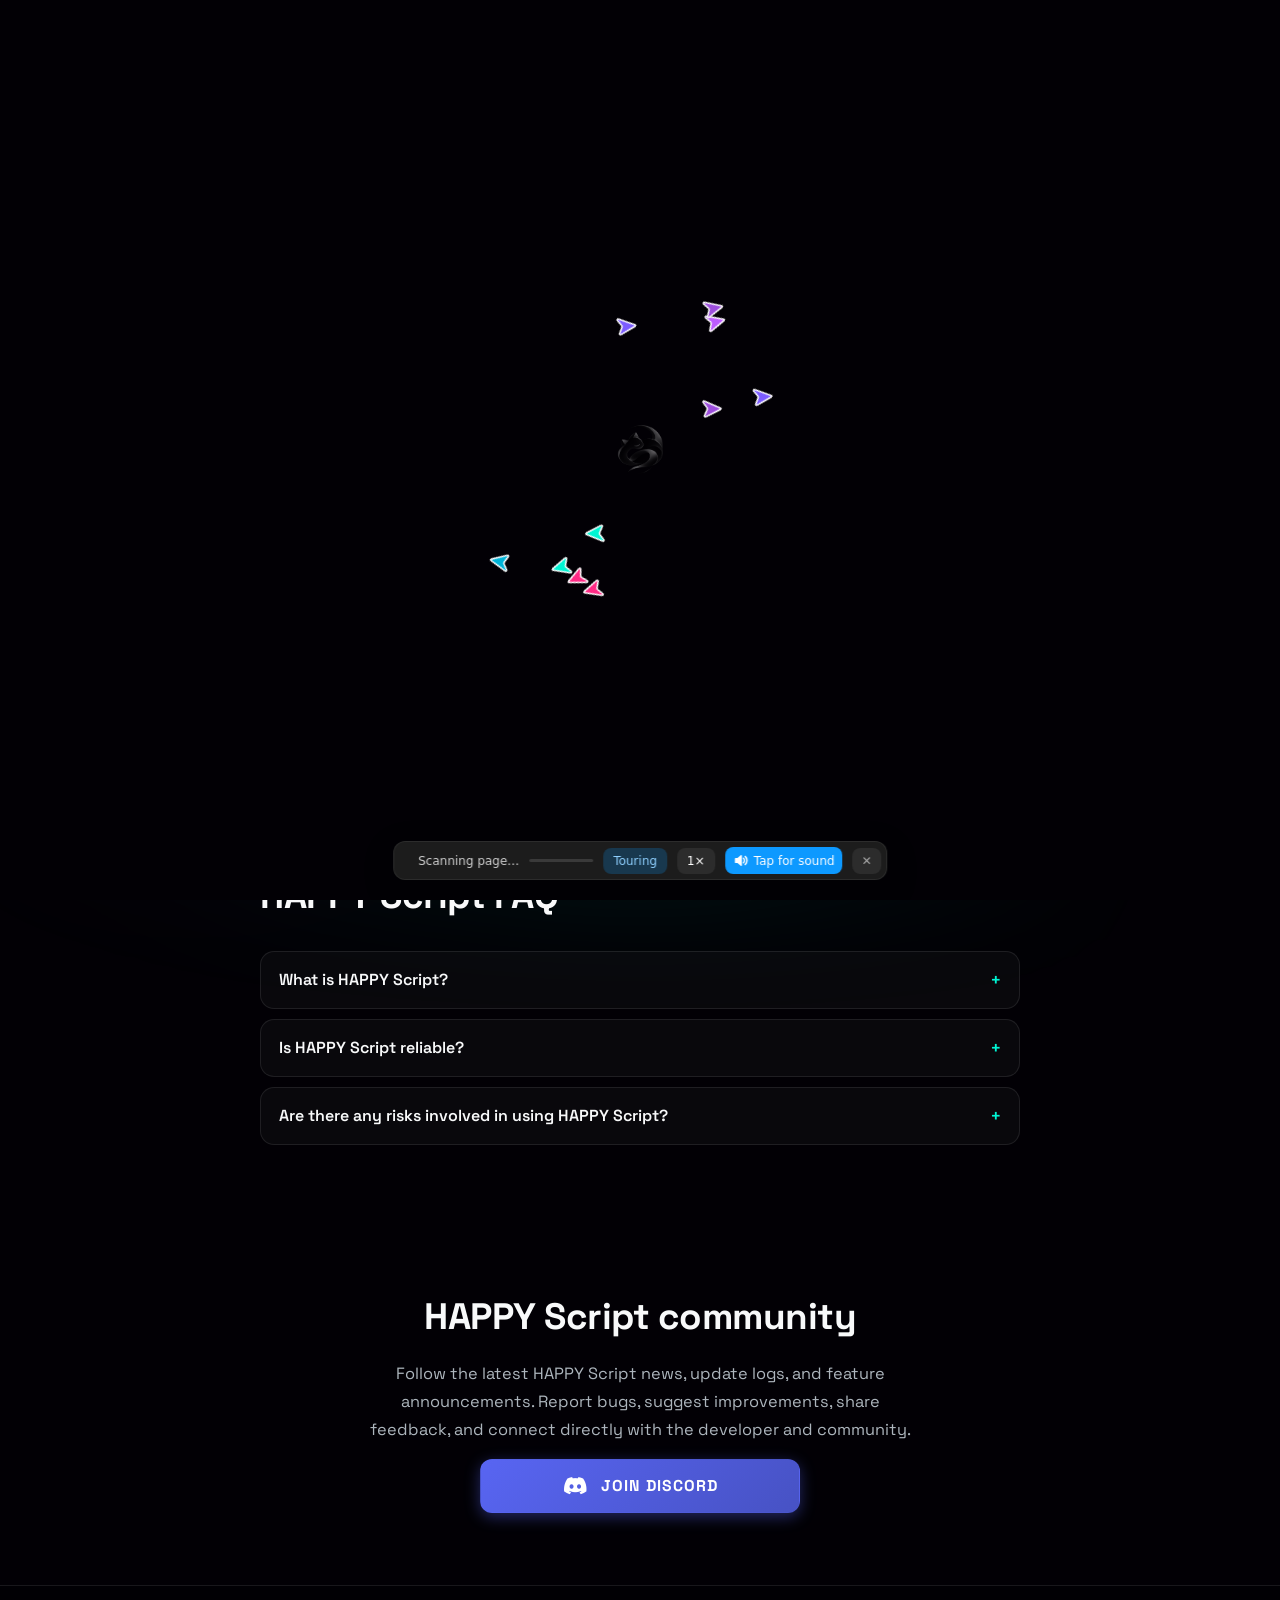
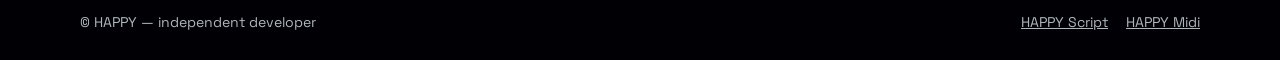
<file: index.html>
<!DOCTYPE html>
<html lang="en" class="antialiased">
<head>
  <meta charset="utf-8" />
  <meta name="viewport" content="width=device-width, initial-scale=1" />
  <meta name="theme-color" content="#020005" />
  <title>HAPPY Script — Roblox Script Service</title>
  <meta name="description" content="HAPPY Script is a script service designed for use with Roblox exploits. Get service updates, report bugs, and share feedback." />
  <link rel="canonical" href="https://happyprivate.github.io/HAPPYprivate/" />
  <meta property="og:type" content="website" />
  <meta property="og:title" content="HAPPY Script — Roblox Script Service" />
  <meta property="og:description" content="HAPPY Script is a script service designed for use with Roblox exploits. Get service updates, report bugs, and share feedback." />
  <meta property="og:url" content="https://happyprivate.github.io/HAPPYprivate/" />
  <meta property="og:image" content="https://happyprivate.github.io/HAPPYprivate/logo.png" />
  <meta name="twitter:card" content="summary" />

  <style id="swarm-first-paint-style">
    :root { --swarm-cover-bg: #020005; }
    html[data-swarm-init="true"]::before { content: ""; position: fixed; inset: 0; z-index: 2147483640; background: var(--swarm-cover-bg, #020005); }
  </style>
  <script id="swarm-first-paint-init">
    (() => {
      try {
        const builtPaths = JSON.parse(sessionStorage.getItem("portfolio-built-paths-v1") || "[]");
        const reducedMotion = window.matchMedia("(prefers-reduced-motion: reduce)").matches;
        const alreadyBuilt = Array.isArray(builtPaths) && builtPaths.includes(window.location.pathname);
        if (!reducedMotion && !alreadyBuilt) {
          document.documentElement.setAttribute("data-swarm-init", "true");
          document.documentElement.setAttribute("data-swarm-building", "true");
          document.documentElement.setAttribute("data-swarm-run", "true");
        }
      } catch (error) { /* storage unavailable: leave the normal page visible */ }
    })();
  </script>
  <link rel="preload" href="assets/swarm-engine.js" as="script" />
  <link rel="icon" href="logo.png" type="image/png" />
  <link rel="preconnect" href="https://fonts.googleapis.com" />
  <link rel="preconnect" href="https://fonts.gstatic.com" crossorigin />
  <link href="https://fonts.googleapis.com/css2?family=Space+Grotesk:wght@300;400;500;600;700&family=JetBrains+Mono:wght@400;600&display=swap" rel="stylesheet" />
  <link rel="stylesheet" href="https://cdnjs.cloudflare.com/ajax/libs/font-awesome/6.4.0/css/all.min.css" crossorigin="anonymous" />
  <link rel="stylesheet" href="assets/site.css" />
</head>
<body data-route="script">
  <div class="ambient-bg" aria-hidden="true"></div>
  <div class="grid-overlay" aria-hidden="true"></div>
  <canvas id="particles" aria-hidden="true"></canvas>

  <header class="nav">
    <div class="wrap nav-in">
      <a class="nav-brand" href="./" aria-label="HAPPY home"><img src="logo.png" alt="" width="32" height="32" /><span>HAPPY</span></a>
      <button class="nav-toggle" id="navToggle" type="button" aria-expanded="false" aria-controls="navLinks" aria-label="Menu"><i class="fa-solid fa-bars" aria-hidden="true"></i></button>
      <nav class="nav-links" id="navLinks" aria-label="Main">
        <a href="./" aria-current="page">HAPPY Script</a><a href="midi/">HAPPY Midi</a>
        <a href="#faq">FAQ</a>
        <a href="#community">Community</a>
      </nav>
    </div>
  </header>

  <main>
    <div class="brand-area page-brand reveal"><img class="brand-logo" src="logo.png" alt="HAPPY official logo" /></div>
    <section class="sec sec-first sec-script" id="script" aria-labelledby="scriptTitle">
      <div class="wrap">
        <div class="glass-panel reveal" id="mainCard">
          <div class="content-area">
            <div class="badge"><span class="badge-dot" aria-hidden="true"></span>V0.8 <span aria-hidden="true">//</span> Active</div>
            <h1 id="scriptTitle" class="big-title"><span class="text-glow-pink" data-text="HAPPY">HAPPY</span> <span class="text-glow-cyan" data-text="script">script</span></h1>
            <p class="description">Free Roblox scripts by an independent developer. Join our Discord community for project updates, release announcements, support, and discussions. Report issues, suggest improvements, and share your feedback directly with the developer.</p>
            <div class="warning-text"><i class="fa-solid fa-triangle-exclamation" aria-hidden="true"></i><span>PLEASE: Don't inspect the source code of the HAPPY script 😭</span></div>
          </div>
          <div class="action-area">
            <div class="terminal-window">
              <div class="terminal-header"><span class="dot dot-red" aria-hidden="true"></span><span class="dot dot-yellow" aria-hidden="true"></span><span class="dot dot-green" aria-hidden="true"></span><span class="terminal-title">happyscript.lua</span></div>
              <div class="terminal-body"><span class="function">loadstring</span>(<span class="keyword">game</span>:HttpGet(<span class="string">"https://happyscript.happy37135535.workers.dev/"</span>))()</div>
            </div>
            <p class="terminal-caption">Copy the command above to use the latest HAPPY Script loader.</p>
            <div class="btn-group">
              <button id="discordBtn" class="btn-custom btn-discord" type="button"><i class="fa-brands fa-discord fa-lg" aria-hidden="true"></i><span>Join Discord</span></button>
              <button id="copyBtn" class="btn-custom btn-copy" type="button"><i class="fa-solid fa-terminal" aria-hidden="true"></i><span>Copy Script</span></button>
            </div>
          </div>
        </div>
        <div class="pill-row reveal"><span><i class="fa-solid fa-gift" aria-hidden="true"></i> Free</span><span><i class="fa-solid fa-copy" aria-hidden="true"></i> One-click copy</span><span><i class="fa-brands fa-discord" aria-hidden="true"></i> Community support</span></div>
      </div>
    </section>

    <section class="sec sec-faq" id="faq" aria-labelledby="faqTitle">
      <div class="wrap narrow">
        <div class="sec-head reveal"><h2 id="faqTitle">HAPPY Script FAQ</h2></div>
        <div class="faq reveal">
          <details><summary>What is HAPPY Script?</summary><p>HAPPY Script is a script service designed for use with Roblox exploits. It allows users to execute programs developed and supported by the service.</p></details>
          <details><summary>Is HAPPY Script reliable?</summary><p>HAPPY Script was developed out of passion and is designed to be highly reliable. It contains no malicious code, monetization schemes, or advertisements.</p></details>
          <details><summary>Are there any risks involved in using HAPPY Script?</summary><p>Yes. There is always a risk to your Roblox account when using any exploit or script for Roblox. Understand and accept that risk before using one.</p></details>
        </div>
      </div>
    </section>
    <section class="sec sec-community" id="community" aria-labelledby="comTitle">
      <div class="wrap narrow center reveal">
        <h2 id="comTitle">HAPPY Script community</h2>
        <p class="description">Follow the latest HAPPY Script news, update logs, and feature announcements. Report bugs, suggest improvements, share feedback, and connect directly with the developer and community.</p>
        <button class="btn-custom btn-discord" type="button" data-discord><i class="fa-brands fa-discord fa-lg" aria-hidden="true"></i><span>Join Discord</span></button>
      </div>
    </section>
    <footer class="foot"><div class="wrap"><span>© HAPPY — independent developer</span><span class="foot-links"><a href="./">HAPPY Script</a><a href="midi/">HAPPY Midi</a></span></div></footer>

  </main>

  <div id="toast" class="cyber-toast" role="status" aria-live="polite" aria-atomic="true">
    <i class="fa-solid fa-check" id="toastIcon" style="color: var(--neon-cyan)" aria-hidden="true"></i>
    <span id="toastText">Script copied to clipboard.</span>
  </div>

  <script id="scriptContent" type="text/plain">loadstring(game:HttpGet("https://happyscript.happy37135535.workers.dev/"))()</script>
  <script src="assets/site-config.js"></script>
  <script src="assets/site.js" defer></script>

  <!-- Swarm cursor animation. Path is resolved from the page's base so it works on /, /script/, and /midi/. -->
  <script id="swarm-engine-loader">
    (() => {
      "use strict";
      const root = document.documentElement;
      if (root.getAttribute("data-swarm-init") !== "true") return;
      window.__swarmConfig = Object.freeze({ minAgents: 4, maxAgents: 20, introAgents: 10, flockAgents: 12, idleRetireMs: 1800, scrollBoostStep: 160, scrollBoostMax: 4 });
      window.__swarmModels = [
        { name: "HAPPY Core", color: "#9d4edd" }, { name: "HAPPY Script", color: "#ff2a85" },
        { name: "HAPPY Midi", color: "#7c5cff" }, { name: "GPT", color: "#00f5d4" },
        { name: "Claude", color: "#bd5cff" }, { name: "Gemini", color: "#00b4d8" }
      ];
      let failsafe = 0;
      function releaseCover() {
        window.clearTimeout(failsafe);
        root.removeAttribute("data-swarm-init");
        root.removeAttribute("data-swarm-building");
      }
      failsafe = window.setTimeout(() => {
        if (root.getAttribute("data-swarm-init") !== "true") return;
        const swarm = window.__swarmRebuild;
        if (swarm?.app && typeof swarm.stop === "function") { try { swarm.stop(false); } catch (e) { console.error("[HAPPY] Could not stop Swarm:", e); } }
        console.warn("[HAPPY] Swarm startup timed out; showing the original page.");
        releaseCover();
      }, 12000);
      async function loadSwarm() {
        if (root.getAttribute("data-swarm-init") !== "true") return;
        try { await Promise.race([document.fonts.ready, new Promise((r) => setTimeout(r, 2500))]); } catch (e) {}
        if (root.getAttribute("data-swarm-init") !== "true") return;
        const engine = document.createElement("script");
        engine.src = new URL("assets/swarm-engine.js", document.baseURI).href;
        engine.async = true;
        engine.onload = () => {
          if (root.getAttribute("data-swarm-init") !== "true") return;
          const swarm = window.__swarmRebuild;
          if (swarm && typeof swarm.start === "function") {
            try { swarm.start(); } catch (e) { console.error("[HAPPY] Swarm startup failed:", e); releaseCover(); }
          } else { console.error("[HAPPY] Swarm engine loaded, but start() was not found."); releaseCover(); }
        };
        engine.onerror = () => { console.error("[HAPPY] Could not load assets/swarm-engine.js."); releaseCover(); };
        document.head.appendChild(engine);
      }
      if (document.readyState === "complete") loadSwarm(); else window.addEventListener("load", loadSwarm, { once: true });
    })();
  </script>
</body>
</html>
</file>
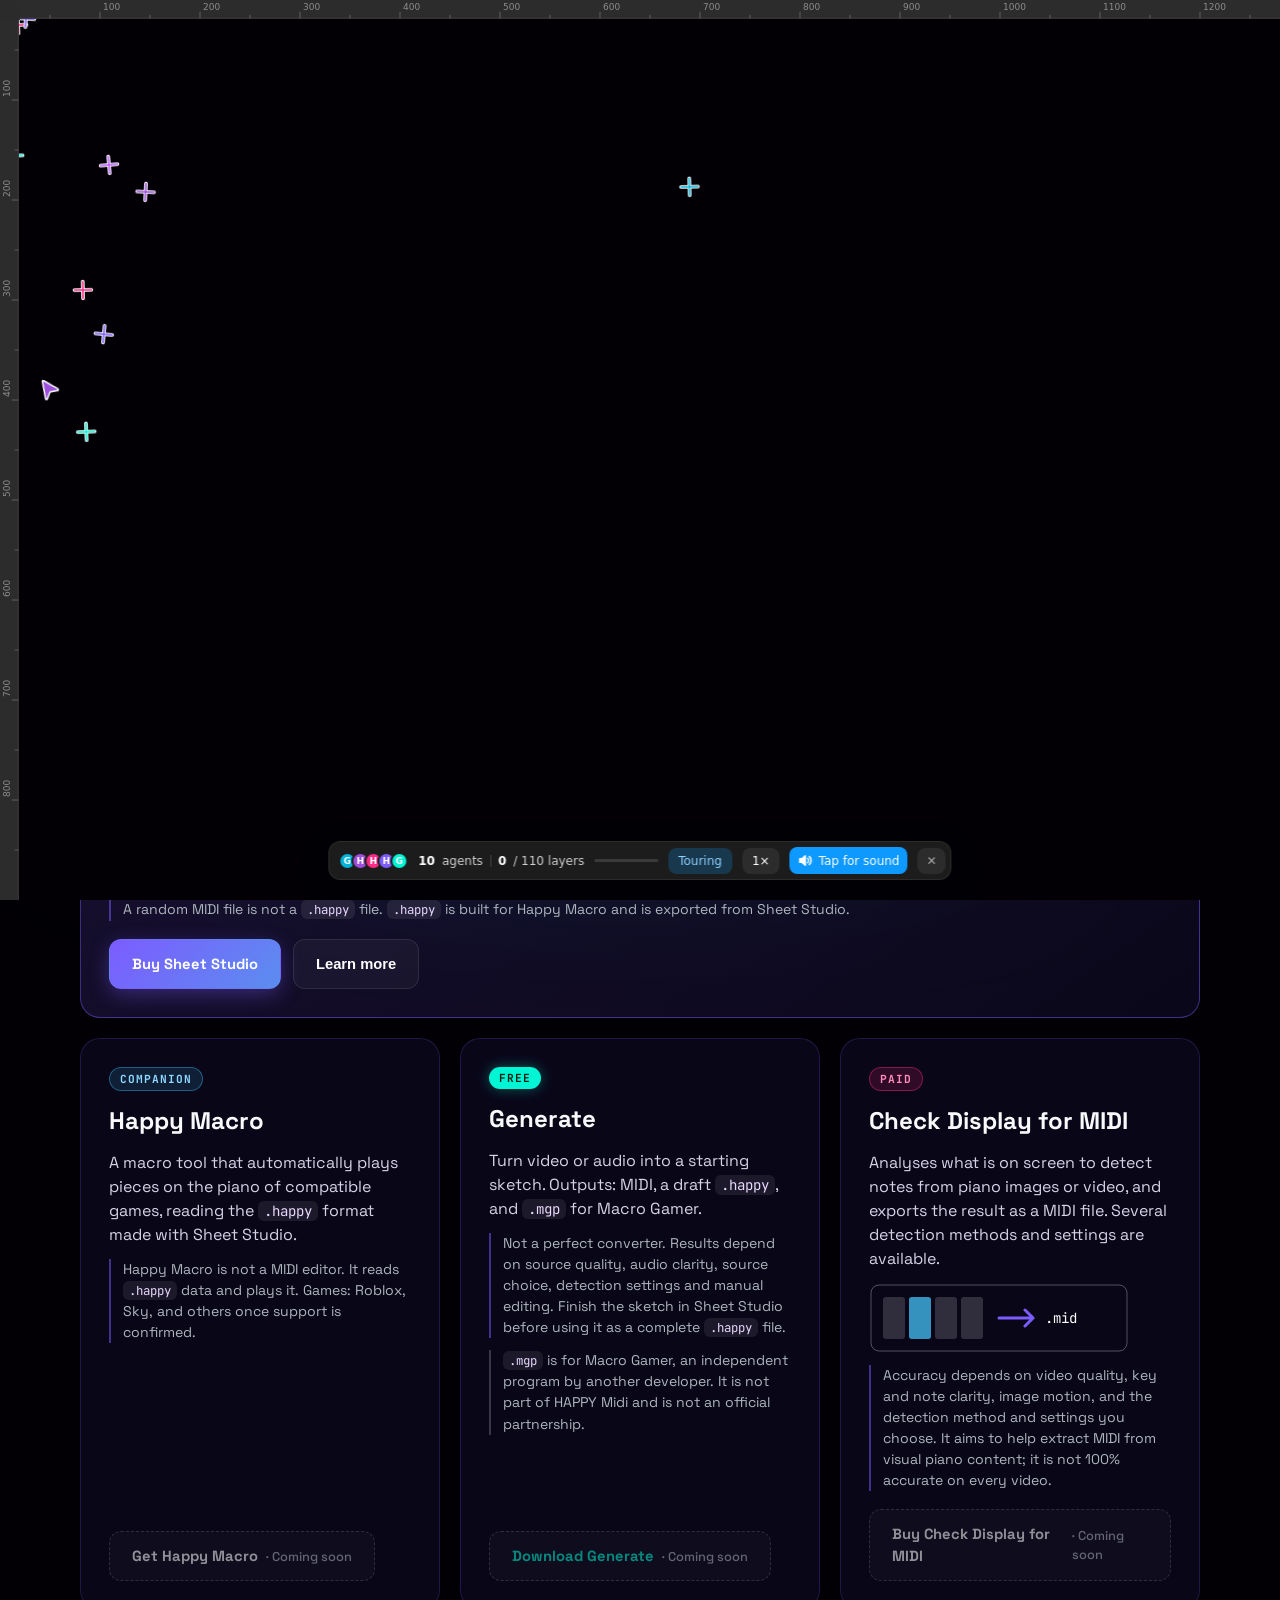
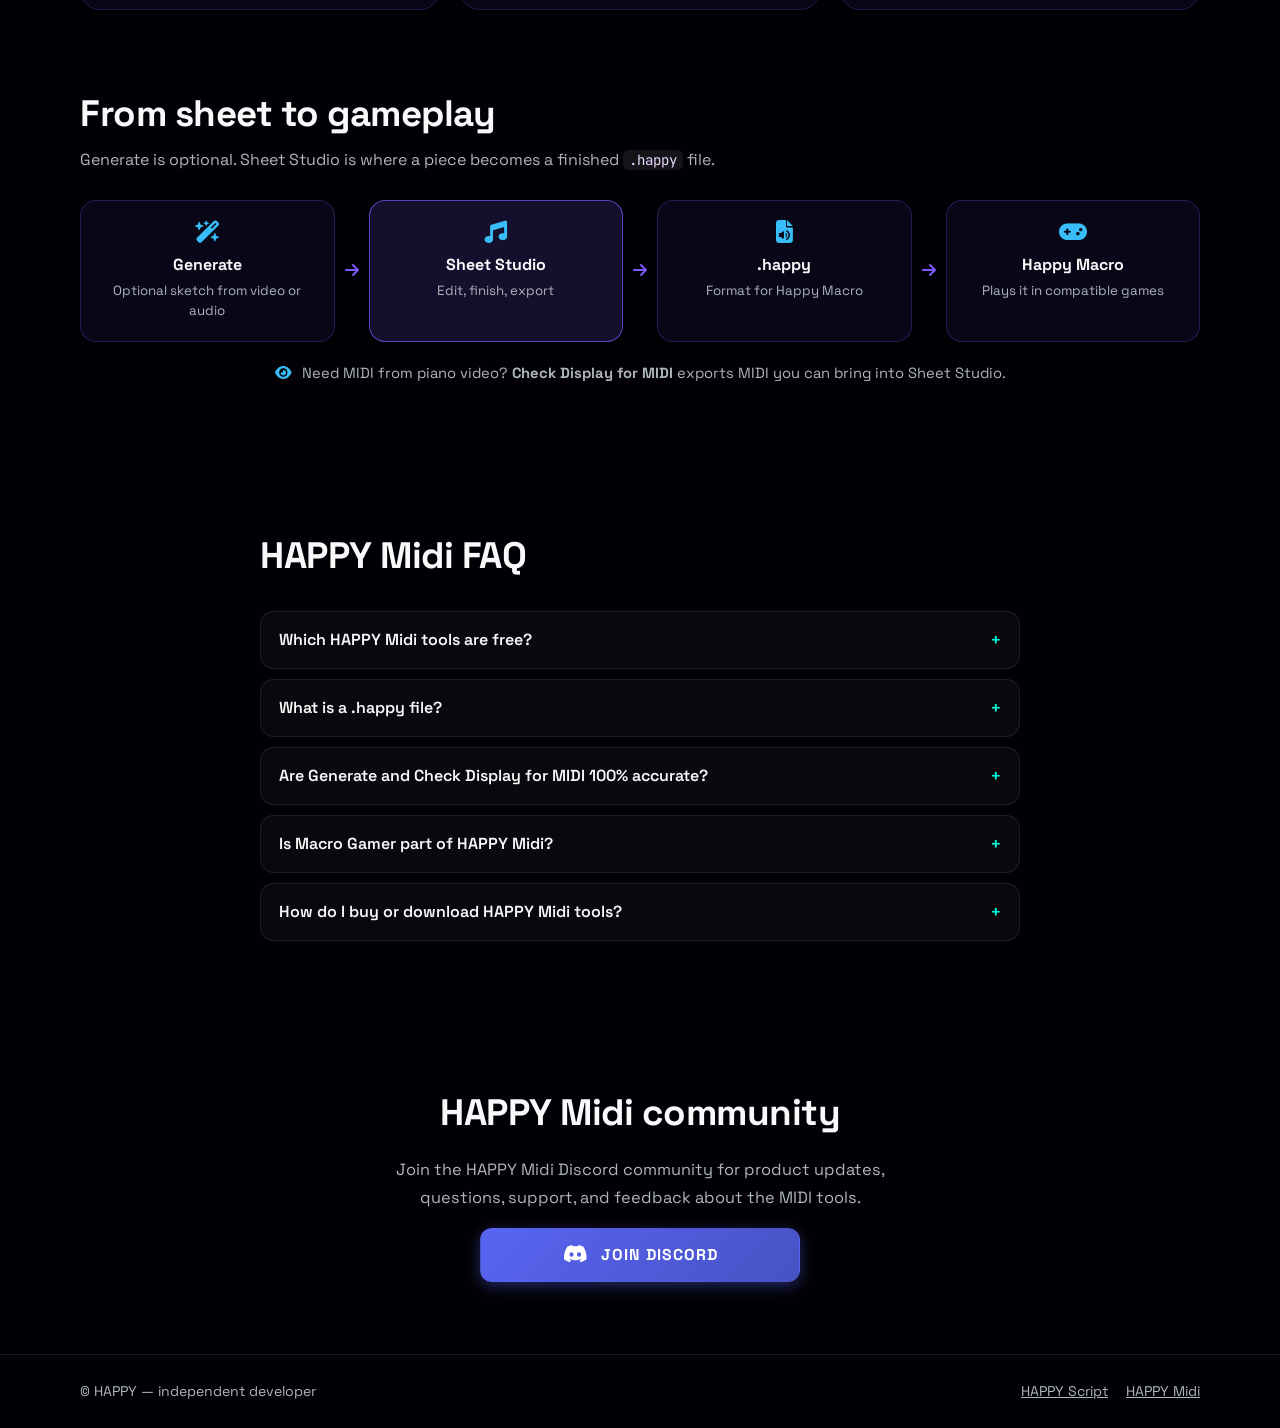
<file: midi/index.html>
<!DOCTYPE html>
<html lang="en" class="antialiased">
<head>
  <meta charset="utf-8" />
  <meta name="viewport" content="width=device-width, initial-scale=1" />
  <meta name="theme-color" content="#020005" />
  <title>HAPPY Midi — Music Creation & MIDI Software</title>
  <meta name="description" content="HAPPY Midi brings together Sheet Studio, Happy Macro, Generate, and Check Display for MIDI." />
  <link rel="canonical" href="https://happyprivate.github.io/HAPPYprivate/midi/" />
  <meta property="og:type" content="website" />
  <meta property="og:title" content="HAPPY Midi — Music Creation & MIDI Software" />
  <meta property="og:description" content="HAPPY Midi brings together Sheet Studio, Happy Macro, Generate, and Check Display for MIDI." />
  <meta property="og:url" content="https://happyprivate.github.io/HAPPYprivate/midi/" />
  <meta property="og:image" content="https://happyprivate.github.io/HAPPYprivate/logo.png" />
  <meta name="twitter:card" content="summary" />

  <style id="swarm-first-paint-style">
    :root { --swarm-cover-bg: #020005; }
    html[data-swarm-init="true"]::before { content: ""; position: fixed; inset: 0; z-index: 2147483640; background: var(--swarm-cover-bg, #020005); }
  </style>
  <script id="swarm-first-paint-init">
    (() => {
      try {
        const builtPaths = JSON.parse(sessionStorage.getItem("portfolio-built-paths-v1") || "[]");
        const reducedMotion = window.matchMedia("(prefers-reduced-motion: reduce)").matches;
        const alreadyBuilt = Array.isArray(builtPaths) && builtPaths.includes(window.location.pathname);
        if (!reducedMotion && !alreadyBuilt) {
          document.documentElement.setAttribute("data-swarm-init", "true");
          document.documentElement.setAttribute("data-swarm-building", "true");
          document.documentElement.setAttribute("data-swarm-run", "true");
        }
      } catch (error) { /* storage unavailable: leave the normal page visible */ }
    })();
  </script>
  <link rel="preload" href="../assets/swarm-engine.js" as="script" />
  <link rel="icon" href="../logo.png" type="image/png" />
  <link rel="preconnect" href="https://fonts.googleapis.com" />
  <link rel="preconnect" href="https://fonts.gstatic.com" crossorigin />
  <link href="https://fonts.googleapis.com/css2?family=Space+Grotesk:wght@300;400;500;600;700&family=JetBrains+Mono:wght@400;600&display=swap" rel="stylesheet" />
  <link rel="stylesheet" href="https://cdnjs.cloudflare.com/ajax/libs/font-awesome/6.4.0/css/all.min.css" crossorigin="anonymous" />
  <link rel="stylesheet" href="../assets/site.css" />
</head>
<body data-route="midi">
  <div class="ambient-bg" aria-hidden="true"></div>
  <div class="grid-overlay" aria-hidden="true"></div>
  <canvas id="particles" aria-hidden="true"></canvas>

  <header class="nav">
    <div class="wrap nav-in">
      <a class="nav-brand" href="../" aria-label="HAPPY home"><img src="../logo.png" alt="" width="32" height="32" /><span>HAPPY</span></a>
      <button class="nav-toggle" id="navToggle" type="button" aria-expanded="false" aria-controls="navLinks" aria-label="Menu"><i class="fa-solid fa-bars" aria-hidden="true"></i></button>
      <nav class="nav-links" id="navLinks" aria-label="Main">
        <a href="../">HAPPY Script</a><a href="./" aria-current="page">HAPPY Midi</a>
        <a href="#faq">FAQ</a>
        <a href="#community">Community</a>
      </nav>
    </div>
  </header>

  <main>
    
    <section class="sec sec-first sec-midi" id="midi" aria-labelledby="midiTitle">
      <div class="wrap">
        <div class="midi-hero reveal">
          <div>
            <div class="badge badge-midi"><i class="fa-solid fa-music" aria-hidden="true"></i> Music &amp; MIDI software</div>
            <h1 id="midiTitle" class="big-title"><span class="grad-midi">HAPPY</span> Midi</h1>
            <p class="tagline">Create. Edit. Play.</p>
            <p class="description">An ecosystem of linked tools for MIDI, sheet creation and automatic piano playback in games with a piano system. Shape a piece in Sheet Studio, export it as <code>.happy</code>, and play it with Happy Macro.</p>
            <div class="cta-row">
              <a class="btn btn-primary" href="#sheet-studio">Explore Sheet Studio</a>
              <a class="btn btn-ghost" href="#workflow">How it fits together</a>
            </div>
          </div>
          <svg class="roll" viewBox="0 0 320 150" role="img" aria-label="Illustration of a MIDI piano roll">
            <g class="roll-grid" stroke="currentColor" stroke-opacity=".12"><path d="M0 30H320M0 60H320M0 90H320M0 120H320M80 0V150M160 0V150M240 0V150"/></g>
            <rect x="16" y="96" width="58" height="14" rx="4" fill="#7c5cff"/><rect x="84" y="66" width="40" height="14" rx="4" fill="#38bdf8"/>
            <rect x="132" y="36" width="70" height="14" rx="4" fill="#7c5cff"/><rect x="210" y="66" width="34" height="14" rx="4" fill="#38bdf8"/>
            <rect x="130" y="108" width="52" height="14" rx="4" fill="#9d4edd"/><rect x="252" y="22" width="50" height="14" rx="4" fill="#7c5cff"/>
            <path class="playhead" d="M196 0V150" stroke="#38bdf8" stroke-width="2"/>
          </svg>
        </div>

        <div class="sec-head reveal"><h2>The HAPPY Midi toolkit</h2><p>Four tools, each with one job.</p></div>

        <div class="products">
          <article class="card card-featured reveal" id="sheet-studio">
            <div class="card-top"><span class="tag tag-paid">Paid</span><span class="tag tag-core">Flagship</span></div>
            <h3>Sheet Studio</h3>
            <p class="lead">The core of HAPPY Midi: write and edit sheet music, work with MIDI, and finish pieces for Happy Macro.</p>
            <ul class="ticks">
              <li>Compose and edit musical pieces</li>
              <li>Work with MIDI</li>
              <li>Polish pieces for use in Happy Macro</li>
              <li>The official tool for exporting complete <code>.happy</code> files</li>
            </ul>
            <p class="note">A random MIDI file is not a <code>.happy</code> file. <code>.happy</code> is built for Happy Macro and is exported from Sheet Studio.</p>
            <div class="cta-row">
              <span class="btn btn-buy is-soon" data-cta="sheetStudioBuy" data-label="Buy Sheet Studio">Buy Sheet Studio</span>
              <button class="btn btn-ghost" type="button" data-modal-open="sheetStudioInfo">Learn more</button>
            </div>
          </article>

          <article class="card reveal" id="happy-macro">
            <div class="card-top"><span class="tag tag-comp">Companion</span></div>
            <h3>Happy Macro</h3>
            <p class="lead">A macro tool that automatically plays pieces on the piano of compatible games, reading the <code>.happy</code> format made with Sheet Studio.</p>
            <p class="note">Happy Macro is not a MIDI editor. It reads <code>.happy</code> data and plays it. Games: Roblox, Sky, and others once support is confirmed.</p>
            <div class="cta-row"><span class="btn btn-ghost is-soon" data-cta="happyMacro" data-label="Get Happy Macro">Get Happy Macro</span></div>
          </article>

          <article class="card reveal" id="generate">
            <div class="card-top"><span class="tag tag-free">FREE</span></div>
            <h3>Generate</h3>
            <p class="lead">Turn video or audio into a starting sketch. Outputs: MIDI, a draft <code>.happy</code>, and <code>.mgp</code> for Macro Gamer.</p>
            <p class="note">Not a perfect converter. Results depend on source quality, audio clarity, source choice, detection settings and manual editing. Finish the sketch in Sheet Studio before using it as a complete <code>.happy</code> file.</p>
            <p class="note note-soft"><code>.mgp</code> is for Macro Gamer, an independent program by another developer. It is not part of HAPPY Midi and is not an official partnership.</p>
            <div class="cta-row"><span class="btn btn-free is-soon" data-cta="generate" data-label="Download Generate">Download Generate</span></div>
          </article>

          <article class="card reveal" id="check-display">
            <div class="card-top"><span class="tag tag-paid">Paid</span></div>
            <h3>Check Display for MIDI</h3>
            <p class="lead">Analyses what is on screen to detect notes from piano images or video, and exports the result as a MIDI file. Several detection methods and settings are available.</p>
            <svg class="detect" viewBox="0 0 260 70" aria-hidden="true"><rect x="2" y="2" width="256" height="66" rx="8" fill="none" stroke="currentColor" stroke-opacity=".3"/><g fill="currentColor" fill-opacity=".16"><rect x="14" y="14" width="22" height="42" rx="3"/><rect x="40" y="14" width="22" height="42" rx="3"/><rect x="66" y="14" width="22" height="42" rx="3"/><rect x="92" y="14" width="22" height="42" rx="3"/></g><rect x="40" y="14" width="22" height="42" rx="3" fill="#38bdf8" fill-opacity=".7"/><path d="M130 35h34m-8-8 8 8-8 8" fill="none" stroke="#7c5cff" stroke-width="3" stroke-linecap="round"/><text x="176" y="40" fill="currentColor" font-family="JetBrains Mono,monospace" font-size="14">.mid</text></svg>
            <p class="note">Accuracy depends on video quality, key and note clarity, image motion, and the detection method and settings you choose. It aims to help extract MIDI from visual piano content; it is not 100% accurate on every video.</p>
            <div class="cta-row"><span class="btn btn-buy is-soon" data-cta="checkDisplayBuy" data-label="Buy Check Display for MIDI">Buy Check Display for MIDI</span></div>
          </article>
        </div>

        <div class="flow reveal" id="workflow">
          <div class="sec-head"><h2>From sheet to gameplay</h2><p>Generate is optional. Sheet Studio is where a piece becomes a finished <code>.happy</code> file.</p></div>
          <ol class="flow-row">
            <li class="node"><i class="fa-solid fa-wand-magic-sparkles" aria-hidden="true"></i><b>Generate</b><small>Optional sketch from video or audio</small></li>
            <li class="arrow" aria-hidden="true"><i class="fa-solid fa-arrow-right"></i></li>
            <li class="node node-main"><i class="fa-solid fa-music" aria-hidden="true"></i><b>Sheet Studio</b><small>Edit, finish, export</small></li>
            <li class="arrow" aria-hidden="true"><i class="fa-solid fa-arrow-right"></i></li>
            <li class="node"><i class="fa-solid fa-file-audio" aria-hidden="true"></i><b>.happy</b><small>Format for Happy Macro</small></li>
            <li class="arrow" aria-hidden="true"><i class="fa-solid fa-arrow-right"></i></li>
            <li class="node"><i class="fa-solid fa-gamepad" aria-hidden="true"></i><b>Happy Macro</b><small>Plays it in compatible games</small></li>
          </ol>
          <p class="flow-side"><i class="fa-solid fa-eye" aria-hidden="true"></i> Need MIDI from piano video? <b>Check Display for MIDI</b> exports MIDI you can bring into Sheet Studio.</p>
        </div>
      </div>
    </section>

    <dialog class="info-modal" id="sheetStudioInfoModal" aria-labelledby="sheetStudioInfoTitle">
      <div class="info-modal__panel">
        <div class="info-modal__top">
          <p class="info-modal__eyebrow" id="sheetStudioInfoEyebrow">HAPPY MIDI / PRODUCT DETAILS</p>
          <button class="info-modal__close" type="button" data-modal-close aria-label="Close information window">
            <i class="fa-solid fa-xmark" aria-hidden="true"></i>
          </button>
        </div>
        <h2 id="sheetStudioInfoTitle">Sheet Studio</h2>
        <p class="info-modal__copy" id="sheetStudioInfoContent"></p>
        <ul class="info-modal__highlights" id="sheetStudioInfoHighlights"></ul>
        <div class="info-modal__footer">
          <button class="btn btn-primary" type="button" data-modal-close>Close</button>
        </div>
      </div>
    </dialog>

    <section class="sec sec-faq" id="faq" aria-labelledby="faqTitle">
      <div class="wrap narrow">
        <div class="sec-head reveal"><h2 id="faqTitle">HAPPY Midi FAQ</h2></div>
        <div class="faq reveal">
          <details><summary>Which HAPPY Midi tools are free?</summary><p>Generate is free. Sheet Studio and Check Display for MIDI are paid software.</p></details>
          <details><summary>What is a .happy file?</summary><p>A <code>.happy</code> file is a format built for Happy Macro. Sheet Studio is the official tool for exporting complete <code>.happy</code> files; a standard MIDI file is not automatically a <code>.happy</code> file.</p></details>
          <details><summary>Are Generate and Check Display for MIDI 100% accurate?</summary><p>No. Results depend on source quality, audio or video clarity, and the detection settings you choose. Review and edit the results in Sheet Studio when needed.</p></details>
          <details><summary>Is Macro Gamer part of HAPPY Midi?</summary><p>No. Macro Gamer is an independent program by another developer. Generate can export <code>.mgp</code> files for it, but there is no official partnership.</p></details>
          <details><summary>How do I buy or download HAPPY Midi tools?</summary><p>Use a product button when it has an active link. Buttons marked Coming soon do not have an active purchase or download link yet.</p></details>
        </div>
      </div>
    </section>
    <section class="sec sec-community" id="community" aria-labelledby="comTitle">
      <div class="wrap narrow center reveal">
        <h2 id="comTitle">HAPPY Midi community</h2>
        <p class="description">Join the HAPPY Midi Discord community for product updates, questions, support, and feedback about the MIDI tools.</p>
        <button class="btn-custom btn-discord" type="button" data-discord><i class="fa-brands fa-discord fa-lg" aria-hidden="true"></i><span>Join Discord</span></button>
      </div>
    </section>
    <footer class="foot"><div class="wrap"><span>© HAPPY — independent developer</span><span class="foot-links"><a href="../">HAPPY Script</a><a href="./">HAPPY Midi</a></span></div></footer>

  </main>

  <div id="toast" class="cyber-toast" role="status" aria-live="polite" aria-atomic="true">
    <i class="fa-solid fa-check" id="toastIcon" style="color: var(--neon-cyan)" aria-hidden="true"></i>
    <span id="toastText">Script copied to clipboard.</span>
  </div>

  
  <script src="../assets/site-config.js"></script>
  <script src="../assets/site.js" defer></script>

  <!-- Swarm cursor animation. Path is resolved from the page's base so it works on /, /script/, and /midi/. -->
  <script id="swarm-engine-loader">
    (() => {
      "use strict";
      const root = document.documentElement;
      if (root.getAttribute("data-swarm-init") !== "true") return;
      window.__swarmConfig = Object.freeze({ minAgents: 4, maxAgents: 20, introAgents: 10, flockAgents: 12, idleRetireMs: 1800, scrollBoostStep: 160, scrollBoostMax: 4 });
      window.__swarmModels = [
        { name: "HAPPY Core", color: "#9d4edd" }, { name: "HAPPY Script", color: "#ff2a85" },
        { name: "HAPPY Midi", color: "#7c5cff" }, { name: "GPT", color: "#00f5d4" },
        { name: "Claude", color: "#bd5cff" }, { name: "Gemini", color: "#00b4d8" }
      ];
      let failsafe = 0;
      function releaseCover() {
        window.clearTimeout(failsafe);
        root.removeAttribute("data-swarm-init");
        root.removeAttribute("data-swarm-building");
      }
      failsafe = window.setTimeout(() => {
        if (root.getAttribute("data-swarm-init") !== "true") return;
        const swarm = window.__swarmRebuild;
        if (swarm?.app && typeof swarm.stop === "function") { try { swarm.stop(false); } catch (e) { console.error("[HAPPY] Could not stop Swarm:", e); } }
        console.warn("[HAPPY] Swarm startup timed out; showing the original page.");
        releaseCover();
      }, 12000);
      async function loadSwarm() {
        if (root.getAttribute("data-swarm-init") !== "true") return;
        try { await Promise.race([document.fonts.ready, new Promise((r) => setTimeout(r, 2500))]); } catch (e) {}
        if (root.getAttribute("data-swarm-init") !== "true") return;
        const engine = document.createElement("script");
        engine.src = new URL("../assets/swarm-engine.js", document.baseURI).href;
        engine.async = true;
        engine.onload = () => {
          if (root.getAttribute("data-swarm-init") !== "true") return;
          const swarm = window.__swarmRebuild;
          if (swarm && typeof swarm.start === "function") {
            try { swarm.start(); } catch (e) { console.error("[HAPPY] Swarm startup failed:", e); releaseCover(); }
          } else { console.error("[HAPPY] Swarm engine loaded, but start() was not found."); releaseCover(); }
        };
        engine.onerror = () => { console.error("[HAPPY] Could not load assets/swarm-engine.js."); releaseCover(); };
        document.head.appendChild(engine);
      }
      if (document.readyState === "complete") loadSwarm(); else window.addEventListener("load", loadSwarm, { once: true });
    })();
  </script>
</body>
</html>
</file>
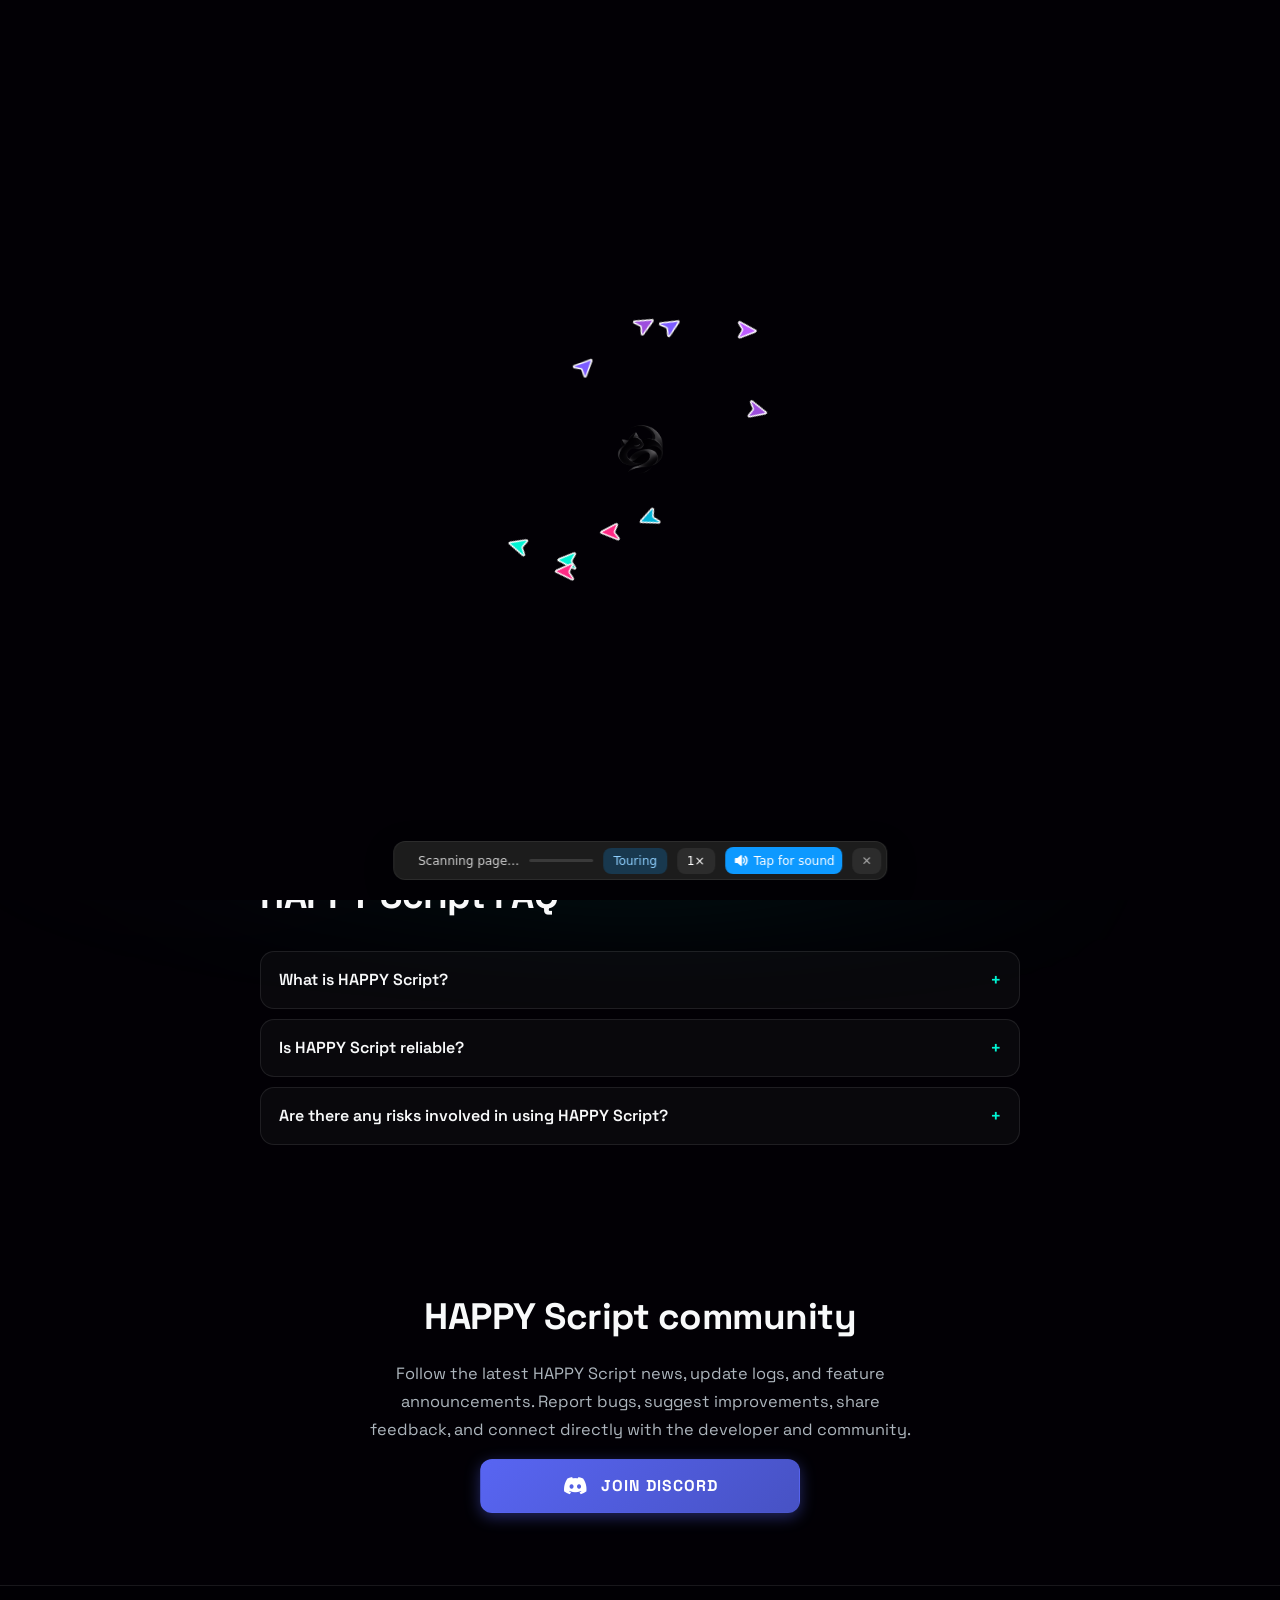
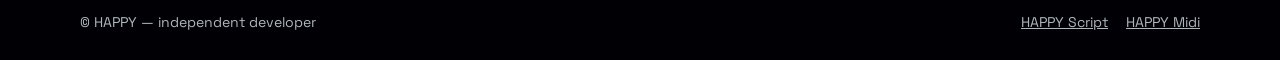
<file: script/index.html>
<!DOCTYPE html>
<html lang="en" class="antialiased">
<head>
  <meta charset="utf-8" />
  <meta name="viewport" content="width=device-width, initial-scale=1" />
  <meta name="theme-color" content="#020005" />
  <title>HAPPY Script — Roblox Script Service</title>
  <meta name="description" content="HAPPY Script is a script service designed for use with Roblox exploits. Get service updates, report bugs, and share feedback." />
  <link rel="canonical" href="https://happyprivate.github.io/HAPPYprivate/" />
  <meta property="og:type" content="website" />
  <meta property="og:title" content="HAPPY Script — Roblox Script Service" />
  <meta property="og:description" content="HAPPY Script is a script service designed for use with Roblox exploits. Get service updates, report bugs, and share feedback." />
  <meta property="og:url" content="https://happyprivate.github.io/HAPPYprivate/" />
  <meta property="og:image" content="https://happyprivate.github.io/HAPPYprivate/logo.png" />
  <meta name="twitter:card" content="summary" />

  <style id="swarm-first-paint-style">
    :root { --swarm-cover-bg: #020005; }
    html[data-swarm-init="true"]::before { content: ""; position: fixed; inset: 0; z-index: 2147483640; background: var(--swarm-cover-bg, #020005); }
  </style>
  <script id="swarm-first-paint-init">
    (() => {
      try {
        const builtPaths = JSON.parse(sessionStorage.getItem("portfolio-built-paths-v1") || "[]");
        const reducedMotion = window.matchMedia("(prefers-reduced-motion: reduce)").matches;
        const alreadyBuilt = Array.isArray(builtPaths) && builtPaths.includes(window.location.pathname);
        if (!reducedMotion && !alreadyBuilt) {
          document.documentElement.setAttribute("data-swarm-init", "true");
          document.documentElement.setAttribute("data-swarm-building", "true");
          document.documentElement.setAttribute("data-swarm-run", "true");
        }
      } catch (error) { /* storage unavailable: leave the normal page visible */ }
    })();
  </script>
  <link rel="preload" href="../assets/swarm-engine.js" as="script" />
  <link rel="icon" href="../logo.png" type="image/png" />
  <link rel="preconnect" href="https://fonts.googleapis.com" />
  <link rel="preconnect" href="https://fonts.gstatic.com" crossorigin />
  <link href="https://fonts.googleapis.com/css2?family=Space+Grotesk:wght@300;400;500;600;700&family=JetBrains+Mono:wght@400;600&display=swap" rel="stylesheet" />
  <link rel="stylesheet" href="https://cdnjs.cloudflare.com/ajax/libs/font-awesome/6.4.0/css/all.min.css" crossorigin="anonymous" />
  <link rel="stylesheet" href="../assets/site.css" />
</head>
<body data-route="script">
  <div class="ambient-bg" aria-hidden="true"></div>
  <div class="grid-overlay" aria-hidden="true"></div>
  <canvas id="particles" aria-hidden="true"></canvas>

  <header class="nav">
    <div class="wrap nav-in">
      <a class="nav-brand" href="../" aria-label="HAPPY home"><img src="../logo.png" alt="" width="32" height="32" /><span>HAPPY</span></a>
      <button class="nav-toggle" id="navToggle" type="button" aria-expanded="false" aria-controls="navLinks" aria-label="Menu"><i class="fa-solid fa-bars" aria-hidden="true"></i></button>
      <nav class="nav-links" id="navLinks" aria-label="Main">
        <a href="./" aria-current="page">HAPPY Script</a><a href="../midi/">HAPPY Midi</a>
        <a href="#faq">FAQ</a>
        <a href="#community">Community</a>
      </nav>
    </div>
  </header>

  <main>
    <div class="brand-area page-brand reveal"><img class="brand-logo" src="../logo.png" alt="HAPPY official logo" /></div>
    <section class="sec sec-first sec-script" id="script" aria-labelledby="scriptTitle">
      <div class="wrap">
        <div class="glass-panel reveal" id="mainCard">
          <div class="content-area">
            <div class="badge"><span class="badge-dot" aria-hidden="true"></span>V0.8 <span aria-hidden="true">//</span> Active</div>
            <h1 id="scriptTitle" class="big-title"><span class="text-glow-pink" data-text="HAPPY">HAPPY</span> <span class="text-glow-cyan" data-text="script">script</span></h1>
            <p class="description">Free Roblox scripts by an independent developer. Join our Discord community for project updates, release announcements, support, and discussions. Report issues, suggest improvements, and share your feedback directly with the developer.</p>
            <div class="warning-text"><i class="fa-solid fa-triangle-exclamation" aria-hidden="true"></i><span>PLEASE: Don't inspect the source code of the HAPPY script 😭</span></div>
          </div>
          <div class="action-area">
            <div class="terminal-window">
              <div class="terminal-header"><span class="dot dot-red" aria-hidden="true"></span><span class="dot dot-yellow" aria-hidden="true"></span><span class="dot dot-green" aria-hidden="true"></span><span class="terminal-title">happyscript.lua</span></div>
              <div class="terminal-body"><span class="function">loadstring</span>(<span class="keyword">game</span>:HttpGet(<span class="string">"https://happyscript.happy37135535.workers.dev/"</span>))()</div>
            </div>
            <p class="terminal-caption">Copy the command above to use the latest HAPPY Script loader.</p>
            <div class="btn-group">
              <button id="discordBtn" class="btn-custom btn-discord" type="button"><i class="fa-brands fa-discord fa-lg" aria-hidden="true"></i><span>Join Discord</span></button>
              <button id="copyBtn" class="btn-custom btn-copy" type="button"><i class="fa-solid fa-terminal" aria-hidden="true"></i><span>Copy Script</span></button>
            </div>
          </div>
        </div>
        <div class="pill-row reveal"><span><i class="fa-solid fa-gift" aria-hidden="true"></i> Free</span><span><i class="fa-solid fa-copy" aria-hidden="true"></i> One-click copy</span><span><i class="fa-brands fa-discord" aria-hidden="true"></i> Community support</span></div>
      </div>
    </section>

    <section class="sec sec-faq" id="faq" aria-labelledby="faqTitle">
      <div class="wrap narrow">
        <div class="sec-head reveal"><h2 id="faqTitle">HAPPY Script FAQ</h2></div>
        <div class="faq reveal">
          <details><summary>What is HAPPY Script?</summary><p>HAPPY Script is a script service designed for use with Roblox exploits. It allows users to execute programs developed and supported by the service.</p></details>
          <details><summary>Is HAPPY Script reliable?</summary><p>HAPPY Script was developed out of passion and is designed to be highly reliable. It contains no malicious code, monetization schemes, or advertisements.</p></details>
          <details><summary>Are there any risks involved in using HAPPY Script?</summary><p>Yes. There is always a risk to your Roblox account when using any exploit or script for Roblox. Understand and accept that risk before using one.</p></details>
        </div>
      </div>
    </section>
    <section class="sec sec-community" id="community" aria-labelledby="comTitle">
      <div class="wrap narrow center reveal">
        <h2 id="comTitle">HAPPY Script community</h2>
        <p class="description">Follow the latest HAPPY Script news, update logs, and feature announcements. Report bugs, suggest improvements, share feedback, and connect directly with the developer and community.</p>
        <button class="btn-custom btn-discord" type="button" data-discord><i class="fa-brands fa-discord fa-lg" aria-hidden="true"></i><span>Join Discord</span></button>
      </div>
    </section>
    <footer class="foot"><div class="wrap"><span>© HAPPY — independent developer</span><span class="foot-links"><a href="./">HAPPY Script</a><a href="../midi/">HAPPY Midi</a></span></div></footer>

  </main>

  <div id="toast" class="cyber-toast" role="status" aria-live="polite" aria-atomic="true">
    <i class="fa-solid fa-check" id="toastIcon" style="color: var(--neon-cyan)" aria-hidden="true"></i>
    <span id="toastText">Script copied to clipboard.</span>
  </div>

  <script id="scriptContent" type="text/plain">loadstring(game:HttpGet("https://happyscript.happy37135535.workers.dev/"))()</script>
  <script src="../assets/site-config.js"></script>
  <script src="../assets/site.js" defer></script>

  <!-- Swarm cursor animation. Path is resolved from the page's base so it works on /, /script/, and /midi/. -->
  <script id="swarm-engine-loader">
    (() => {
      "use strict";
      const root = document.documentElement;
      if (root.getAttribute("data-swarm-init") !== "true") return;
      window.__swarmConfig = Object.freeze({ minAgents: 4, maxAgents: 20, introAgents: 10, flockAgents: 12, idleRetireMs: 1800, scrollBoostStep: 160, scrollBoostMax: 4 });
      window.__swarmModels = [
        { name: "HAPPY Core", color: "#9d4edd" }, { name: "HAPPY Script", color: "#ff2a85" },
        { name: "HAPPY Midi", color: "#7c5cff" }, { name: "GPT", color: "#00f5d4" },
        { name: "Claude", color: "#bd5cff" }, { name: "Gemini", color: "#00b4d8" }
      ];
      let failsafe = 0;
      function releaseCover() {
        window.clearTimeout(failsafe);
        root.removeAttribute("data-swarm-init");
        root.removeAttribute("data-swarm-building");
      }
      failsafe = window.setTimeout(() => {
        if (root.getAttribute("data-swarm-init") !== "true") return;
        const swarm = window.__swarmRebuild;
        if (swarm?.app && typeof swarm.stop === "function") { try { swarm.stop(false); } catch (e) { console.error("[HAPPY] Could not stop Swarm:", e); } }
        console.warn("[HAPPY] Swarm startup timed out; showing the original page.");
        releaseCover();
      }, 12000);
      async function loadSwarm() {
        if (root.getAttribute("data-swarm-init") !== "true") return;
        try { await Promise.race([document.fonts.ready, new Promise((r) => setTimeout(r, 2500))]); } catch (e) {}
        if (root.getAttribute("data-swarm-init") !== "true") return;
        const engine = document.createElement("script");
        engine.src = new URL("../assets/swarm-engine.js", document.baseURI).href;
        engine.async = true;
        engine.onload = () => {
          if (root.getAttribute("data-swarm-init") !== "true") return;
          const swarm = window.__swarmRebuild;
          if (swarm && typeof swarm.start === "function") {
            try { swarm.start(); } catch (e) { console.error("[HAPPY] Swarm startup failed:", e); releaseCover(); }
          } else { console.error("[HAPPY] Swarm engine loaded, but start() was not found."); releaseCover(); }
        };
        engine.onerror = () => { console.error("[HAPPY] Could not load assets/swarm-engine.js."); releaseCover(); };
        document.head.appendChild(engine);
      }
      if (document.readyState === "complete") loadSwarm(); else window.addEventListener("load", loadSwarm, { once: true });
    })();
  </script>
</body>
</html>
</file>
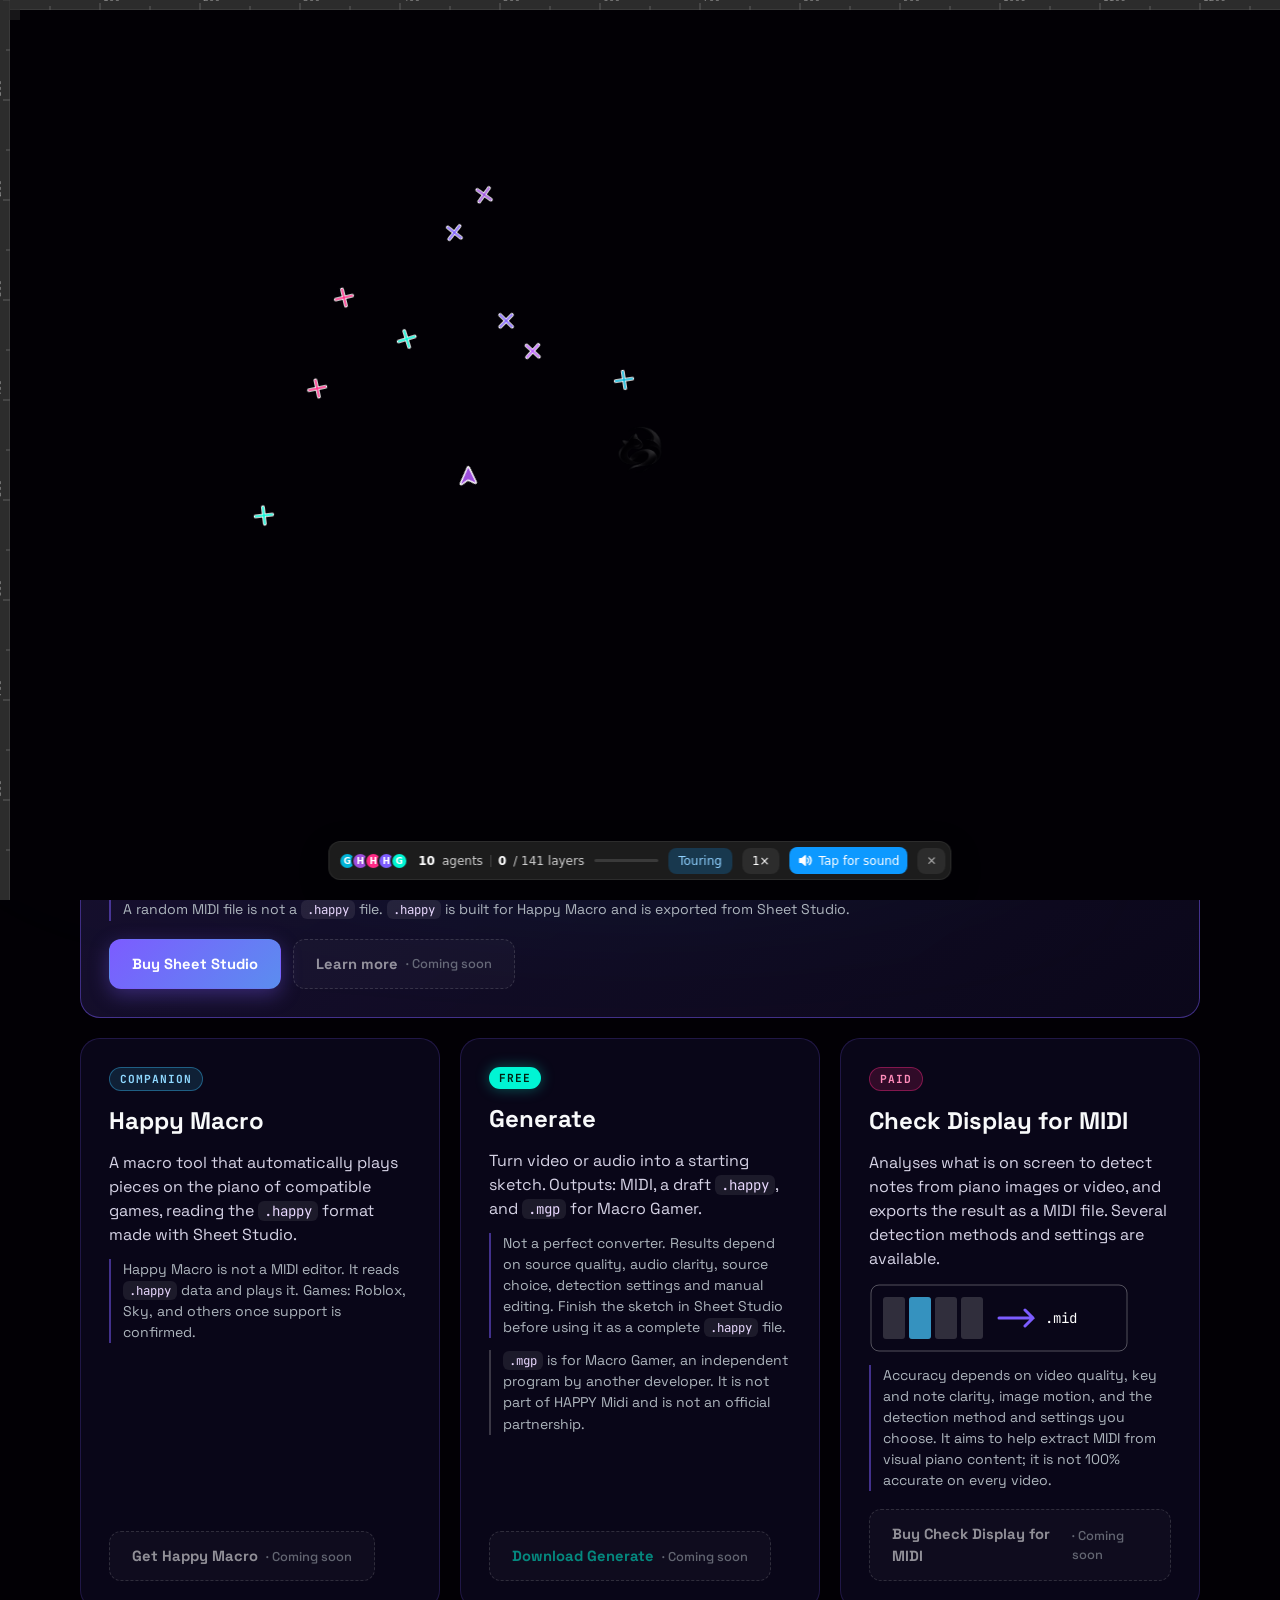
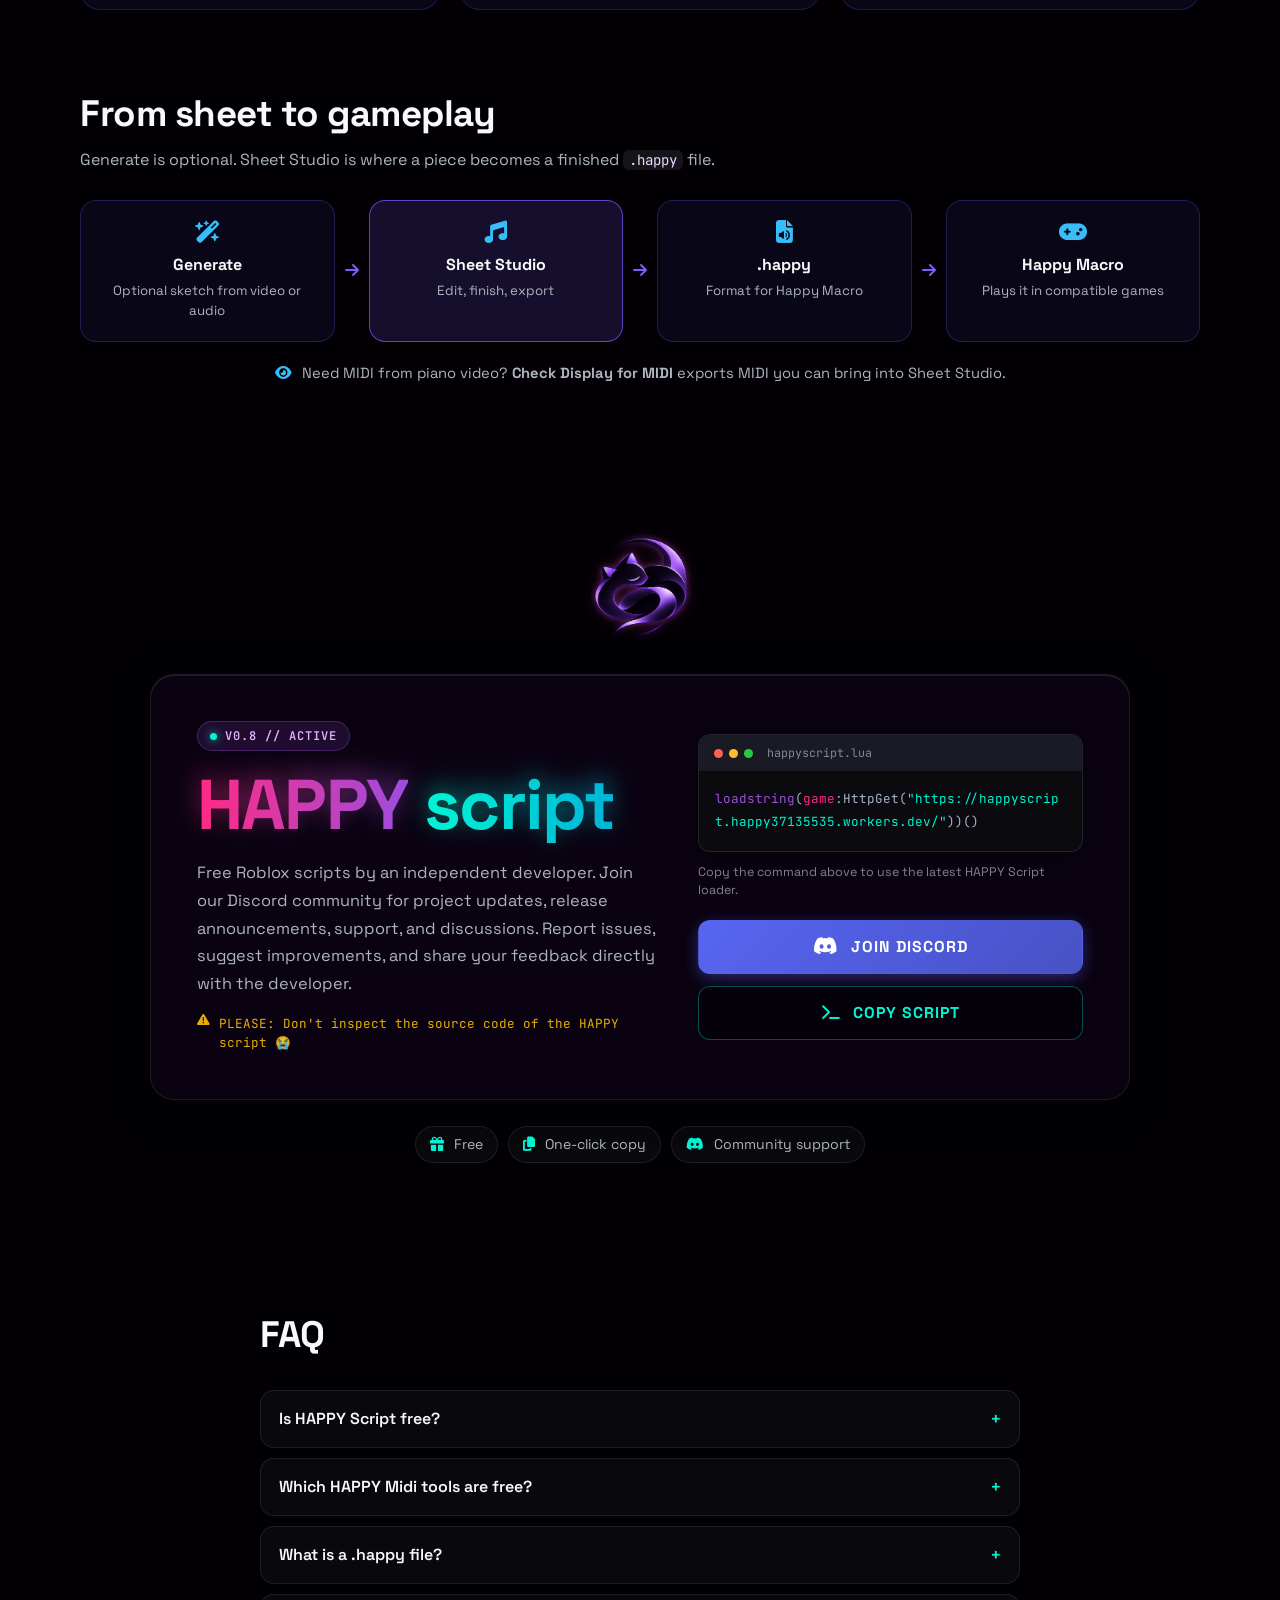
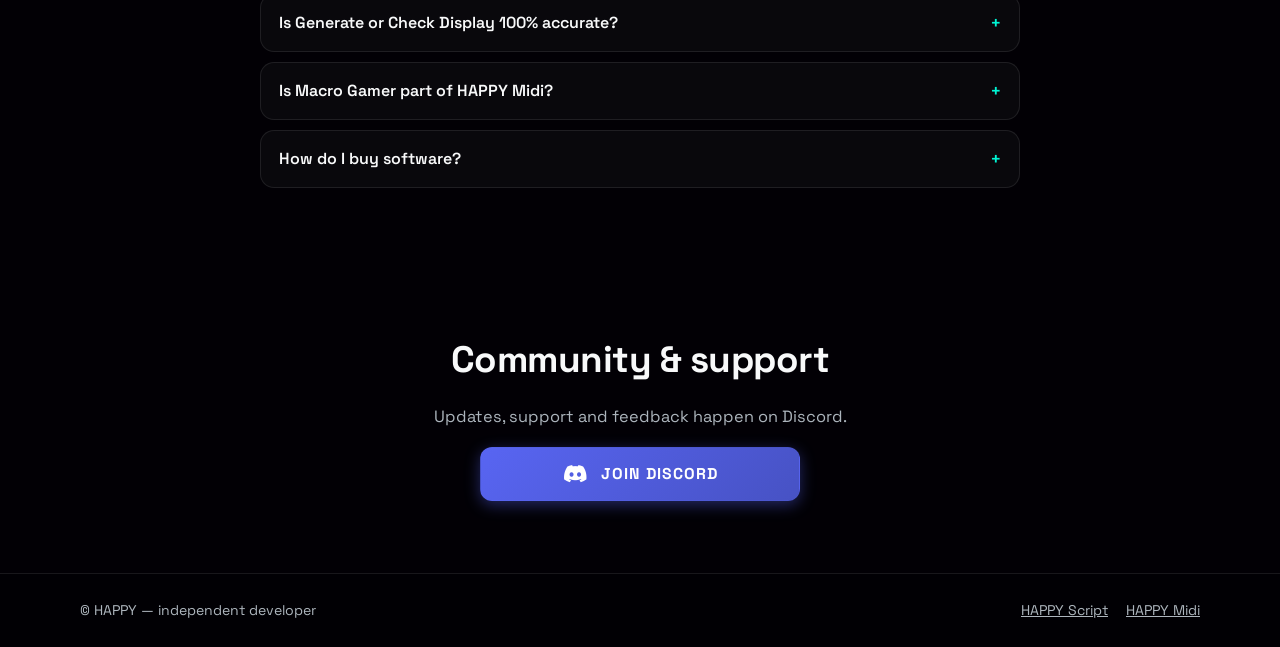
<file: midi/mnt_user-data_outputs_HAPPYprivate_midi_index.html>
<!DOCTYPE html>
<html lang="en" class="antialiased">
<head>
  <meta charset="utf-8" />
  <meta name="viewport" content="width=device-width, initial-scale=1" />
  <meta name="theme-color" content="#020005" />
  <title>HAPPY Midi — Music Creation & MIDI Software</title>
  <meta name="description" content="HAPPY Midi: Sheet Studio, Happy Macro, Generate and Check Display for MIDI. Create, edit and play music in games with a piano system." />
  <link rel="canonical" href="https://happyprivate.github.io/HAPPYprivate/midi/" />
  <meta property="og:type" content="website" />
  <meta property="og:title" content="HAPPY Midi — Music Creation & MIDI Software" />
  <meta property="og:description" content="HAPPY Midi: Sheet Studio, Happy Macro, Generate and Check Display for MIDI. Create, edit and play music in games with a piano system." />
  <meta property="og:url" content="https://happyprivate.github.io/HAPPYprivate/midi/" />
  <meta property="og:image" content="https://happyprivate.github.io/HAPPYprivate/logo.png" />
  <meta name="twitter:card" content="summary" />

  <style id="swarm-first-paint-style">
    :root { --swarm-cover-bg: #020005; }
    html[data-swarm-init="true"]::before { content: ""; position: fixed; inset: 0; z-index: 2147483640; background: var(--swarm-cover-bg, #020005); }
  </style>
  <script id="swarm-first-paint-init">
    (() => {
      try {
        const builtPaths = JSON.parse(sessionStorage.getItem("portfolio-built-paths-v1") || "[]");
        const reducedMotion = window.matchMedia("(prefers-reduced-motion: reduce)").matches;
        const alreadyBuilt = Array.isArray(builtPaths) && builtPaths.includes(window.location.pathname);
        if (!reducedMotion && !alreadyBuilt) {
          document.documentElement.setAttribute("data-swarm-init", "true");
          document.documentElement.setAttribute("data-swarm-building", "true");
          document.documentElement.setAttribute("data-swarm-run", "true");
        }
      } catch (error) { /* storage unavailable: leave the normal page visible */ }
    })();
  </script>
  <link rel="preload" href="../assets/swarm-engine.js" as="script" />
  <link rel="icon" href="../logo.png" type="image/png" />
  <link rel="preconnect" href="https://fonts.googleapis.com" />
  <link rel="preconnect" href="https://fonts.gstatic.com" crossorigin />
  <link href="https://fonts.googleapis.com/css2?family=Space+Grotesk:wght@300;400;500;600;700&family=JetBrains+Mono:wght@400;600&display=swap" rel="stylesheet" />
  <link rel="stylesheet" href="https://cdnjs.cloudflare.com/ajax/libs/font-awesome/6.4.0/css/all.min.css" crossorigin="anonymous" />
  <link rel="stylesheet" href="../assets/site.css" />
</head>
<body data-route="midi">
  <div class="ambient-bg" aria-hidden="true"></div>
  <div class="grid-overlay" aria-hidden="true"></div>
  <canvas id="particles" aria-hidden="true"></canvas>

  <header class="nav">
    <div class="wrap nav-in">
      <a class="nav-brand" href="../" aria-label="HAPPY home"><img src="../logo.png" alt="" width="32" height="32" /><span>HAPPY</span></a>
      <button class="nav-toggle" id="navToggle" type="button" aria-expanded="false" aria-controls="navLinks" aria-label="Menu"><i class="fa-solid fa-bars" aria-hidden="true"></i></button>
      <nav class="nav-links" id="navLinks" aria-label="Main">
        <a href="#midi">Midi</a><a href="#script">Script</a>
        <a href="#faq">FAQ</a>
        <a href="#community">Community</a>
      </nav>
    </div>
  </header>

  <main>
    <section class="sec sec-first sec-midi" id="midi" aria-labelledby="midiTitle">
      <div class="wrap">
        <div class="midi-hero reveal">
          <div>
            <div class="badge badge-midi"><i class="fa-solid fa-music" aria-hidden="true"></i> Music &amp; MIDI software</div>
            <h1 id="midiTitle" class="big-title"><span class="grad-midi">HAPPY</span> Midi</h1>
            <p class="tagline">Create. Edit. Play.</p>
            <p class="description">An ecosystem of linked tools for MIDI, sheet creation and automatic piano playback in games with a piano system. Shape a piece in Sheet Studio, export it as <code>.happy</code>, and play it with Happy Macro.</p>
            <div class="cta-row">
              <a class="btn btn-primary" href="#sheet-studio">Explore Sheet Studio</a>
              <a class="btn btn-ghost" href="#workflow">How it fits together</a>
            </div>
          </div>
          <svg class="roll" viewBox="0 0 320 150" role="img" aria-label="Illustration of a MIDI piano roll">
            <g class="roll-grid" stroke="currentColor" stroke-opacity=".12"><path d="M0 30H320M0 60H320M0 90H320M0 120H320M80 0V150M160 0V150M240 0V150"/></g>
            <rect x="16" y="96" width="58" height="14" rx="4" fill="#7c5cff"/><rect x="84" y="66" width="40" height="14" rx="4" fill="#38bdf8"/>
            <rect x="132" y="36" width="70" height="14" rx="4" fill="#7c5cff"/><rect x="210" y="66" width="34" height="14" rx="4" fill="#38bdf8"/>
            <rect x="130" y="108" width="52" height="14" rx="4" fill="#9d4edd"/><rect x="252" y="22" width="50" height="14" rx="4" fill="#7c5cff"/>
            <path class="playhead" d="M196 0V150" stroke="#38bdf8" stroke-width="2"/>
          </svg>
        </div>

        <div class="sec-head reveal"><h2>The HAPPY Midi toolkit</h2><p>Four tools, each with one job.</p></div>

        <div class="products">
          <article class="card card-featured reveal" id="sheet-studio">
            <div class="card-top"><span class="tag tag-paid">Paid</span><span class="tag tag-core">Flagship</span></div>
            <h3>Sheet Studio</h3>
            <p class="lead">The core of HAPPY Midi: write and edit sheet music, work with MIDI, and finish pieces for Happy Macro.</p>
            <ul class="ticks">
              <li>Compose and edit musical pieces</li>
              <li>Work with MIDI</li>
              <li>Polish pieces for use in Happy Macro</li>
              <li>The official tool for exporting complete <code>.happy</code> files</li>
            </ul>
            <p class="note">A random MIDI file is not a <code>.happy</code> file. <code>.happy</code> is built for Happy Macro and is exported from Sheet Studio.</p>
            <div class="cta-row">
              <span class="btn btn-buy is-soon" data-cta="sheetStudioBuy" data-label="Buy Sheet Studio">Buy Sheet Studio</span>
              <span class="btn btn-ghost is-soon" data-cta="sheetStudioInfo" data-label="Learn more">Learn more</span>
            </div>
          </article>

          <article class="card reveal" id="happy-macro">
            <div class="card-top"><span class="tag tag-comp">Companion</span></div>
            <h3>Happy Macro</h3>
            <p class="lead">A macro tool that automatically plays pieces on the piano of compatible games, reading the <code>.happy</code> format made with Sheet Studio.</p>
            <p class="note">Happy Macro is not a MIDI editor. It reads <code>.happy</code> data and plays it. Games: Roblox, Sky, and others once support is confirmed.</p>
            <div class="cta-row"><span class="btn btn-ghost is-soon" data-cta="happyMacro" data-label="Get Happy Macro">Get Happy Macro</span></div>
          </article>

          <article class="card reveal" id="generate">
            <div class="card-top"><span class="tag tag-free">FREE</span></div>
            <h3>Generate</h3>
            <p class="lead">Turn video or audio into a starting sketch. Outputs: MIDI, a draft <code>.happy</code>, and <code>.mgp</code> for Macro Gamer.</p>
            <p class="note">Not a perfect converter. Results depend on source quality, audio clarity, source choice, detection settings and manual editing. Finish the sketch in Sheet Studio before using it as a complete <code>.happy</code> file.</p>
            <p class="note note-soft"><code>.mgp</code> is for Macro Gamer, an independent program by another developer. It is not part of HAPPY Midi and is not an official partnership.</p>
            <div class="cta-row"><span class="btn btn-free is-soon" data-cta="generate" data-label="Download Generate">Download Generate</span></div>
          </article>

          <article class="card reveal" id="check-display">
            <div class="card-top"><span class="tag tag-paid">Paid</span></div>
            <h3>Check Display for MIDI</h3>
            <p class="lead">Analyses what is on screen to detect notes from piano images or video, and exports the result as a MIDI file. Several detection methods and settings are available.</p>
            <svg class="detect" viewBox="0 0 260 70" aria-hidden="true"><rect x="2" y="2" width="256" height="66" rx="8" fill="none" stroke="currentColor" stroke-opacity=".3"/><g fill="currentColor" fill-opacity=".16"><rect x="14" y="14" width="22" height="42" rx="3"/><rect x="40" y="14" width="22" height="42" rx="3"/><rect x="66" y="14" width="22" height="42" rx="3"/><rect x="92" y="14" width="22" height="42" rx="3"/></g><rect x="40" y="14" width="22" height="42" rx="3" fill="#38bdf8" fill-opacity=".7"/><path d="M130 35h34m-8-8 8 8-8 8" fill="none" stroke="#7c5cff" stroke-width="3" stroke-linecap="round"/><text x="176" y="40" fill="currentColor" font-family="JetBrains Mono,monospace" font-size="14">.mid</text></svg>
            <p class="note">Accuracy depends on video quality, key and note clarity, image motion, and the detection method and settings you choose. It aims to help extract MIDI from visual piano content; it is not 100% accurate on every video.</p>
            <div class="cta-row"><span class="btn btn-buy is-soon" data-cta="checkDisplayBuy" data-label="Buy Check Display for MIDI">Buy Check Display for MIDI</span></div>
          </article>
        </div>

        <div class="flow reveal" id="workflow">
          <div class="sec-head"><h2>From sheet to gameplay</h2><p>Generate is optional. Sheet Studio is where a piece becomes a finished <code>.happy</code> file.</p></div>
          <ol class="flow-row">
            <li class="node"><i class="fa-solid fa-wand-magic-sparkles" aria-hidden="true"></i><b>Generate</b><small>Optional sketch from video or audio</small></li>
            <li class="arrow" aria-hidden="true"><i class="fa-solid fa-arrow-right"></i></li>
            <li class="node node-main"><i class="fa-solid fa-music" aria-hidden="true"></i><b>Sheet Studio</b><small>Edit, finish, export</small></li>
            <li class="arrow" aria-hidden="true"><i class="fa-solid fa-arrow-right"></i></li>
            <li class="node"><i class="fa-solid fa-file-audio" aria-hidden="true"></i><b>.happy</b><small>Format for Happy Macro</small></li>
            <li class="arrow" aria-hidden="true"><i class="fa-solid fa-arrow-right"></i></li>
            <li class="node"><i class="fa-solid fa-gamepad" aria-hidden="true"></i><b>Happy Macro</b><small>Plays it in compatible games</small></li>
          </ol>
          <p class="flow-side"><i class="fa-solid fa-eye" aria-hidden="true"></i> Need MIDI from piano video? <b>Check Display for MIDI</b> exports MIDI you can bring into Sheet Studio.</p>
        </div>
      </div>
    </section>

    <section class="sec sec-script" id="script" aria-labelledby="scriptTitle">
      <div class="wrap">
        <div class="brand-area reveal"><img class="brand-logo" src="../logo.png" alt="HAPPY Script official logo" /></div>
        <div class="glass-panel reveal" id="mainCard">
          <div class="content-area">
            <div class="badge"><span class="badge-dot" aria-hidden="true"></span>V0.8 <span aria-hidden="true">//</span> Active</div>
            <h2 id="scriptTitle" class="big-title"><span class="text-glow-pink" data-text="HAPPY">HAPPY</span> <span class="text-glow-cyan" data-text="script">script</span></h2>
            <p class="description">Free Roblox scripts by an independent developer. Join our Discord community for project updates, release announcements, support, and discussions. Report issues, suggest improvements, and share your feedback directly with the developer.</p>
            <div class="warning-text"><i class="fa-solid fa-triangle-exclamation" aria-hidden="true"></i><span>PLEASE: Don't inspect the source code of the HAPPY script 😭</span></div>
          </div>
          <div class="action-area">
            <div class="terminal-window">
              <div class="terminal-header"><span class="dot dot-red" aria-hidden="true"></span><span class="dot dot-yellow" aria-hidden="true"></span><span class="dot dot-green" aria-hidden="true"></span><span class="terminal-title">happyscript.lua</span></div>
              <div class="terminal-body"><span class="function">loadstring</span>(<span class="keyword">game</span>:HttpGet(<span class="string">"https://happyscript.happy37135535.workers.dev/"</span>))()</div>
            </div>
            <p class="terminal-caption">Copy the command above to use the latest HAPPY Script loader.</p>
            <div class="btn-group">
              <button id="discordBtn" class="btn-custom btn-discord" type="button"><i class="fa-brands fa-discord fa-lg" aria-hidden="true"></i><span>Join Discord</span></button>
              <button id="copyBtn" class="btn-custom btn-copy" type="button"><i class="fa-solid fa-terminal" aria-hidden="true"></i><span>Copy Script</span></button>
            </div>
          </div>
        </div>
        <div class="pill-row reveal"><span><i class="fa-solid fa-gift" aria-hidden="true"></i> Free</span><span><i class="fa-solid fa-copy" aria-hidden="true"></i> One-click copy</span><span><i class="fa-brands fa-discord" aria-hidden="true"></i> Community support</span></div>
      </div>
    </section>

    <section class="sec sec-faq" id="faq" aria-labelledby="faqTitle">
      <div class="wrap narrow">
        <div class="sec-head reveal"><h2 id="faqTitle">FAQ</h2></div>
        <div class="faq reveal">
          <details><summary>Is HAPPY Script free?</summary><p>Yes. HAPPY Script is free. Use Copy Script to get the loader.</p></details>
          <details><summary>Which HAPPY Midi tools are free?</summary><p>Generate is free. Sheet Studio and Check Display for MIDI are paid software.</p></details>
          <details><summary>What is a .happy file?</summary><p>A format built for Happy Macro. Sheet Studio is the official tool for exporting complete <code>.happy</code> files, so a plain MIDI file will not use all of Happy Macro.</p></details>
          <details><summary>Is Generate or Check Display 100% accurate?</summary><p>No. Both depend on source quality and settings. Expect to review and edit results, ideally in Sheet Studio.</p></details>
          <details><summary>Is Macro Gamer part of HAPPY Midi?</summary><p>No. Macro Gamer is an independent program by another developer. Generate can export <code>.mgp</code> files for it, with no official partnership.</p></details>
          <details><summary>How do I buy software?</summary><p>Purchase buttons open an external page. Buttons without a link are marked Coming soon.</p></details>
        </div>
      </div>
    </section>
    <section class="sec sec-community" id="community" aria-labelledby="comTitle">
      <div class="wrap narrow center reveal">
        <h2 id="comTitle">Community &amp; support</h2>
        <p class="description">Updates, support and feedback happen on Discord.</p>
        <button class="btn-custom btn-discord" type="button" data-discord><i class="fa-brands fa-discord fa-lg" aria-hidden="true"></i><span>Join Discord</span></button>
      </div>
    </section>
    <footer class="foot"><div class="wrap"><span>© HAPPY — independent developer</span><span class="foot-links"><a href="../">HAPPY Script</a><a href="../midi/">HAPPY Midi</a></span></div></footer>

  </main>

  <div id="toast" class="cyber-toast" role="status" aria-live="polite" aria-atomic="true">
    <i class="fa-solid fa-check" id="toastIcon" style="color: var(--neon-cyan)" aria-hidden="true"></i>
    <span id="toastText">Script copied to clipboard.</span>
  </div>

  <script id="scriptContent" type="text/plain">loadstring(game:HttpGet("https://happyscript.happy37135535.workers.dev/"))()</script>
  <script src="../assets/site-config.js"></script>
  <script src="../assets/site.js" defer></script>

  <!-- Swarm cursor animation. Path is resolved from the page's base so it works on / and /midi/. -->
  <script id="swarm-engine-loader">
    (() => {
      "use strict";
      const root = document.documentElement;
      if (root.getAttribute("data-swarm-init") !== "true") return;
      window.__swarmConfig = Object.freeze({ minAgents: 4, maxAgents: 20, introAgents: 10, flockAgents: 12, idleRetireMs: 1800, scrollBoostStep: 160, scrollBoostMax: 4 });
      window.__swarmModels = [
        { name: "HAPPY Core", color: "#9d4edd" }, { name: "HAPPY Script", color: "#ff2a85" },
        { name: "HAPPY Midi", color: "#7c5cff" }, { name: "GPT", color: "#00f5d4" },
        { name: "Claude", color: "#bd5cff" }, { name: "Gemini", color: "#00b4d8" }
      ];
      let failsafe = 0;
      function releaseCover() {
        window.clearTimeout(failsafe);
        root.removeAttribute("data-swarm-init");
        root.removeAttribute("data-swarm-building");
      }
      failsafe = window.setTimeout(() => {
        if (root.getAttribute("data-swarm-init") !== "true") return;
        const swarm = window.__swarmRebuild;
        if (swarm?.app && typeof swarm.stop === "function") { try { swarm.stop(false); } catch (e) { console.error("[HAPPY] Could not stop Swarm:", e); } }
        console.warn("[HAPPY] Swarm startup timed out; showing the original page.");
        releaseCover();
      }, 12000);
      async function loadSwarm() {
        if (root.getAttribute("data-swarm-init") !== "true") return;
        try { await Promise.race([document.fonts.ready, new Promise((r) => setTimeout(r, 2500))]); } catch (e) {}
        if (root.getAttribute("data-swarm-init") !== "true") return;
        const engine = document.createElement("script");
        engine.src = new URL("../assets/swarm-engine.js", document.baseURI).href;
        engine.async = true;
        engine.onload = () => {
          if (root.getAttribute("data-swarm-init") !== "true") return;
          const swarm = window.__swarmRebuild;
          if (swarm && typeof swarm.start === "function") {
            try { swarm.start(); } catch (e) { console.error("[HAPPY] Swarm startup failed:", e); releaseCover(); }
          } else { console.error("[HAPPY] Swarm engine loaded, but start() was not found."); releaseCover(); }
        };
        engine.onerror = () => { console.error("[HAPPY] Could not load assets/swarm-engine.js."); releaseCover(); };
        document.head.appendChild(engine);
      }
      if (document.readyState === "complete") loadSwarm(); else window.addEventListener("load", loadSwarm, { once: true });
    })();
  </script>
</body>
</html>
</file>
<file: assets/site.css>
:root{--bg-dark:#020005;--neon-pink:#ff2a85;--neon-purple:#9d4edd;--neon-cyan:#00f5d4;--m-violet:#7c5cff;--m-blue:#38bdf8;
--glass-bg:rgba(18,5,28,.52);--glass-border:rgba(255,255,255,.09);--text-main:#f8f9fa;--text-muted:#adb5bd;--radius-lg:24px;--radius-sm:12px;--ease-bouncy:cubic-bezier(.34,1.56,.64,1)}
*{box-sizing:border-box;margin:0;padding:0}
html{min-height:100%;scroll-behavior:smooth;scroll-padding-top:72px}
body{position:relative;min-height:100svh;width:100%;overflow-x:hidden;background:var(--bg-dark);color:var(--text-main);font-family:'Space Grotesk',sans-serif;line-height:1.5}
img,svg{max-width:100%}
code{font-family:'JetBrains Mono',monospace;font-size:.88em;padding:1px 6px;border-radius:6px;background:rgba(255,255,255,.08);color:#e9d8ff}
a{color:inherit}
.ambient-bg{position:fixed;inset:0;z-index:0;pointer-events:none;background:radial-gradient(circle at 15% 48%,rgba(157,78,221,.17),transparent 40%),radial-gradient(circle at 85% 28%,rgba(255,42,133,.14),transparent 40%),radial-gradient(circle at 50% 85%,rgba(0,245,212,.10),transparent 50%);filter:blur(60px);animation:pulseBg 10s ease-in-out infinite alternate}
@keyframes pulseBg{from{transform:scale(1);opacity:.78}to{transform:scale(1.1);opacity:1}}
.grid-overlay{position:fixed;inset:-50px;z-index:1;pointer-events:none;background-image:linear-gradient(rgba(255,255,255,.028) 1px,transparent 1px),linear-gradient(90deg,rgba(255,255,255,.028) 1px,transparent 1px);background-size:50px 50px;animation:gridMove 20s linear infinite;-webkit-mask-image:radial-gradient(ellipse at center,#000 10%,transparent 72%);mask-image:radial-gradient(ellipse at center,#000 10%,transparent 72%)}
@keyframes gridMove{to{background-position:0 50px,50px 0}}
#particles{position:fixed;inset:0;z-index:2;pointer-events:none}
main,.nav,.foot{position:relative;z-index:10}
.wrap{width:min(1120px,100% - 40px);margin-inline:auto}
.narrow{max-width:760px}.center{text-align:center;display:flex;flex-direction:column;align-items:center;gap:16px}

/* nav */
.nav{position:sticky;top:0;z-index:1000;isolation:isolate;background:rgba(2,0,5,.92);-webkit-backdrop-filter:blur(12px);backdrop-filter:blur(12px);border-bottom:1px solid var(--glass-border)}
.nav-in{display:flex;align-items:center;justify-content:space-between;height:60px}
.nav-brand{display:flex;align-items:center;gap:10px;text-decoration:none;font-weight:700;letter-spacing:.5px}
.nav-links{display:flex;gap:6px}
.nav-links a{padding:8px 14px;border-radius:99px;text-decoration:none;color:var(--text-muted);font-size:.92rem;transition:color .2s,background .2s}
.nav-links a:hover,.nav-links a:focus-visible{color:#fff;background:rgba(255,255,255,.08)}
.nav-toggle{display:none;background:none;border:1px solid var(--glass-border);color:#fff;width:42px;height:42px;border-radius:10px;font-size:1rem;cursor:pointer}
a:focus-visible,button:focus-visible,summary:focus-visible{outline:2px solid var(--neon-cyan);outline-offset:3px}

/* sections */
.sec{padding:72px 0}
.sec-first{padding-top:48px}
.sec-head{margin-bottom:28px}.sec-head h2,.center h2,.faq+*{letter-spacing:-.5px}
.sec-head h2,.center h2{font-size:clamp(1.6rem,3.2vw,2.3rem)}
.sec-head p{color:var(--text-muted);margin-top:6px}
.description{color:var(--text-muted);font-size:1.02rem;line-height:1.7;max-width:560px}
.big-title{font-size:clamp(2.5rem,6vw,4.4rem);font-weight:700;line-height:1.08;letter-spacing:-1.8px}
.reveal{transition:opacity .7s ease,transform .7s cubic-bezier(.16,1,.3,1)}
.js .reveal:not(.in){opacity:0;transform:translateY(20px)}

/* HAPPY Script (preserved look) */
.brand-area{display:flex;justify-content:center;margin-bottom:26px}
.brand-logo{width:120px;height:120px;object-fit:contain;animation:logoFloat 5s ease-in-out infinite;filter:drop-shadow(0 0 3px rgba(157,78,221,.48)) drop-shadow(0 0 7px rgba(255,42,133,.2))}
@keyframes logoFloat{50%{transform:translateY(-5px)}}
.glass-panel{position:relative;max-width:980px;margin:0 auto;overflow:hidden;padding:46px;border-radius:var(--radius-lg);background:var(--glass-bg);-webkit-backdrop-filter:blur(16px) saturate(180%);backdrop-filter:blur(16px) saturate(180%);border:1px solid var(--glass-border);box-shadow:0 8px 32px rgba(0,0,0,.42),inset 0 1px 0 rgba(255,255,255,.1);display:grid;grid-template-columns:1.2fr 1fr;gap:40px;align-items:center}
.glass-panel:hover{border-color:rgba(157,78,221,.24);box-shadow:0 15px 40px rgba(0,0,0,.5),0 0 50px rgba(157,78,221,.24),inset 0 1px 0 rgba(255,255,255,.15)}
.content-area{min-width:0;display:flex;flex-direction:column;align-items:flex-start;gap:16px}
.action-area{min-width:0;display:flex;flex-direction:column;gap:20px}
.badge{display:inline-flex;align-items:center;gap:8px;padding:6px 12px;border-radius:99px;background:rgba(157,78,221,.15);border:1px solid rgba(157,78,221,.32);color:#e0b3ff;font:600 .75rem 'JetBrains Mono',monospace;letter-spacing:1px;text-transform:uppercase}
.badge-dot{width:7px;height:7px;border-radius:50%;background:var(--neon-cyan);box-shadow:0 0 9px rgba(0,245,212,.85)}
.text-glow-pink,.text-glow-cyan{position:relative;color:transparent;background-size:300% 300%;-webkit-background-clip:text;background-clip:text;animation:gradientFlow 5s ease infinite}
.text-glow-pink{background-image:linear-gradient(270deg,var(--neon-pink),#ff7eb3,var(--neon-purple),var(--neon-pink))}
.text-glow-cyan{background-image:linear-gradient(270deg,var(--neon-cyan),#72efdd,#00b4d8,var(--neon-cyan))}
.text-glow-pink::after,.text-glow-cyan::after{content:attr(data-text);position:absolute;inset:0;color:transparent;background:inherit;background-size:300% 300%;-webkit-background-clip:text;background-clip:text;filter:blur(12px);opacity:.55;z-index:-1}
@keyframes gradientFlow{50%{background-position:100% 50%}}
.warning-text{display:flex;gap:9px;color:#ffc107;font:.79rem/1.55 'JetBrains Mono',monospace;opacity:.9}
.btn-group{display:flex;flex-direction:column;gap:12px}
.btn-custom{display:flex;align-items:center;justify-content:center;gap:12px;width:100%;padding:16px 24px;border:1px solid transparent;border-radius:var(--radius-sm);font:700 .98rem 'Space Grotesk',sans-serif;letter-spacing:1px;text-transform:uppercase;cursor:pointer;color:#fff;transition:transform .3s var(--ease-bouncy),box-shadow .3s,background .3s,border-color .3s}
.btn-discord{background:linear-gradient(135deg,#5865F2,#4752C4);box-shadow:0 4px 15px rgba(88,101,242,.4)}
.btn-discord:hover{transform:translateY(-3px) scale(1.015);box-shadow:0 8px 25px rgba(88,101,242,.58)}
.btn-copy{color:var(--neon-cyan);background:rgba(0,0,0,.4);border-color:rgba(0,245,212,.32)}
.btn-copy:hover{transform:translateY(-2px);background:rgba(0,245,212,.1);border-color:var(--neon-cyan);box-shadow:0 0 20px rgba(0,245,212,.2)}
.btn-copy:disabled{cursor:wait;opacity:.8}
.terminal-window{overflow:hidden;border:1px solid rgba(255,255,255,.1);border-radius:var(--radius-sm);background:#0a0a0f;box-shadow:0 10px 30px rgba(0,0,0,.42)}
.terminal-header{display:flex;align-items:center;gap:6px;padding:10px 15px;background:#1a1a24}
.dot{width:9px;height:9px;border-radius:50%}.dot-red{background:#ff5f56}.dot-yellow{background:#ffbd2e}.dot-green{background:#27c93f}
.terminal-title{margin-left:8px;color:#858595;font:.73rem 'JetBrains Mono',monospace}
.terminal-body{padding:17px 16px;color:#a8b2d1;font:.79rem/1.8 'JetBrains Mono',monospace;white-space:pre-wrap;overflow-wrap:anywhere}
.keyword{color:var(--neon-pink)}.string{color:var(--neon-cyan)}.function{color:var(--neon-purple)}
.terminal-caption{margin-top:-9px;color:rgba(173,181,189,.72);font-size:.78rem}
.pill-row{display:flex;flex-wrap:wrap;justify-content:center;gap:10px;margin-top:26px;color:var(--text-muted);font-size:.88rem}
.pill-row span{padding:7px 14px;border:1px solid var(--glass-border);border-radius:99px;background:rgba(255,255,255,.03)}
.pill-row i{color:var(--neon-cyan);margin-right:6px}

/* HAPPY Midi */
.sec-midi{--accent:var(--m-violet);--accent2:var(--m-blue)}
.sec-midi::before{content:"";position:absolute;left:0;right:0;height:520px;margin-top:-72px;background:radial-gradient(ellipse at 70% 0,rgba(124,92,255,.18),transparent 62%);pointer-events:none}
.sec-midi{position:relative}
.midi-hero{display:grid;grid-template-columns:1.1fr 1fr;gap:48px;align-items:center;margin-bottom:76px}
.midi-hero>div{display:flex;flex-direction:column;align-items:flex-start;gap:16px;min-width:0}
.badge-midi{background:rgba(124,92,255,.14);border-color:rgba(124,92,255,.4);color:#cfc4ff}
.grad-midi{background:linear-gradient(120deg,#a78bfa,var(--m-blue));-webkit-background-clip:text;background-clip:text;color:transparent}
.tagline{font:600 1.1rem 'JetBrains Mono',monospace;color:var(--m-blue);letter-spacing:2px;text-transform:uppercase}
.roll{color:#fff;width:100%;padding:18px;border-radius:var(--radius-lg);border:1px solid rgba(124,92,255,.28);background:linear-gradient(160deg,rgba(124,92,255,.12),rgba(2,0,5,.6))}
.playhead{animation:sweep 5s linear infinite}
@keyframes sweep{from{transform:translateX(-190px)}to{transform:translateX(120px)}}
.cta-row{display:flex;flex-wrap:wrap;gap:12px;margin-top:6px}
.btn{display:inline-flex;align-items:center;justify-content:center;gap:8px;padding:13px 22px;border-radius:var(--radius-sm);border:1px solid var(--glass-border);font-weight:700;font-size:.92rem;text-decoration:none;color:#fff;background:rgba(255,255,255,.04);transition:transform .25s var(--ease-bouncy),box-shadow .25s,border-color .25s,background .25s}
a.btn:hover{transform:translateY(-2px)}
.btn-primary,.btn-buy{background:linear-gradient(135deg,#7c5cff,#5b8def);border-color:transparent;box-shadow:0 6px 20px rgba(124,92,255,.35)}
.btn-free{background:rgba(0,245,212,.1);border-color:rgba(0,245,212,.45);color:var(--neon-cyan)}
.btn-ghost:hover{border-color:rgba(255,255,255,.3)}
.btn.is-soon{cursor:not-allowed;opacity:.55;background:rgba(255,255,255,.05);border:1px dashed rgba(255,255,255,.25);box-shadow:none}
.btn.is-soon::after{content:"· Coming soon";font-weight:500;font-size:.8rem;color:var(--text-muted)}
.products{display:grid;grid-template-columns:repeat(3,1fr);gap:20px}
.card{display:flex;flex-direction:column;gap:12px;min-width:0;padding:28px;border-radius:20px;background:rgba(18,12,40,.55);border:1px solid rgba(124,92,255,.2);transition:transform .3s,border-color .3s,box-shadow .3s}
.card:hover{transform:translateY(-3px);border-color:rgba(124,92,255,.5);box-shadow:0 14px 40px rgba(0,0,0,.4)}
.card-featured{grid-column:1/-1;background:linear-gradient(145deg,rgba(124,92,255,.18),rgba(18,12,40,.6));border-color:rgba(124,92,255,.45)}
.card h3{font-size:1.5rem}.card-featured h3{font-size:2rem}
.lead{color:#d6d3e6}
.card-top{display:flex;gap:8px}
.tag{padding:4px 10px;border-radius:99px;font:700 .7rem 'JetBrains Mono',monospace;letter-spacing:1px;text-transform:uppercase}
.tag-free{background:var(--neon-cyan);color:#021;box-shadow:0 0 14px rgba(0,245,212,.35)}
.tag-paid{background:rgba(255,42,133,.16);color:#ff8cba;border:1px solid rgba(255,42,133,.4)}
.tag-core{background:rgba(124,92,255,.2);color:#cfc4ff;border:1px solid rgba(124,92,255,.5)}
.tag-comp{background:rgba(56,189,248,.14);color:#8fd8ff;border:1px solid rgba(56,189,248,.4)}
.ticks{list-style:none;display:grid;grid-template-columns:repeat(2,1fr);gap:8px 20px}
.ticks li{padding-left:24px;position:relative;color:#d6d3e6}
.ticks li::before{content:"\f00c";font-family:"Font Awesome 6 Free";font-weight:900;position:absolute;left:0;color:var(--m-blue);font-size:.8rem;top:3px}
.note{font-size:.88rem;color:var(--text-muted);padding-left:12px;border-left:2px solid rgba(124,92,255,.5)}
.note-soft{border-left-color:rgba(255,255,255,.2)}
.card .cta-row{margin-top:auto;padding-top:6px}
.detect{color:#fff;width:100%;max-width:260px}
.flow{margin-top:76px}
.flow-row{list-style:none;display:flex;align-items:stretch;justify-content:center;gap:10px}
.node{flex:1;display:flex;flex-direction:column;align-items:center;text-align:center;gap:4px;padding:20px 14px;border-radius:16px;border:1px solid rgba(124,92,255,.25);background:rgba(18,12,40,.55)}
.node i{font-size:1.4rem;color:var(--m-blue);margin-bottom:6px}.node small{color:var(--text-muted)}
.node-main{border-color:rgba(124,92,255,.7);background:rgba(124,92,255,.16)}
.arrow{align-self:center;color:var(--m-violet)}
.flow-side{margin-top:20px;text-align:center;color:var(--text-muted);font-size:.92rem}.flow-side i{color:var(--m-blue);margin-right:6px}

/* FAQ, community, footer */
.faq{display:grid;gap:10px}
.faq details{border:1px solid var(--glass-border);border-radius:14px;background:rgba(255,255,255,.03);padding:0 18px}
.faq summary{cursor:pointer;padding:16px 0;font-weight:600;list-style:none;display:flex;justify-content:space-between;gap:12px}
.faq summary::-webkit-details-marker{display:none}
.faq summary::after{content:"+";color:var(--neon-cyan);font-family:'JetBrains Mono',monospace}
.faq details[open] summary::after{content:"–"}
.faq details p{padding-bottom:16px;color:var(--text-muted)}
.sec-community .btn-custom{max-width:320px}
.foot{border-top:1px solid var(--glass-border);padding:26px 0;color:var(--text-muted);font-size:.88rem;background:rgba(2,0,5,.7)}
.foot .wrap{display:flex;flex-wrap:wrap;gap:12px;justify-content:space-between}
.foot-links{display:flex;gap:18px}.foot-links a:hover{color:#fff}

.cyber-toast{position:fixed;left:50%;bottom:26px;z-index:999;display:flex;align-items:center;gap:12px;width:max-content;max-width:min(90vw,520px);padding:15px 21px;border:1px solid rgba(0,245,212,.18);border-left:4px solid var(--neon-cyan);border-radius:8px;background:rgba(10,10,15,.96);color:#fff;box-shadow:0 10px 30px rgba(0,0,0,.5),0 0 20px rgba(0,245,212,.16);font:.84rem/1.45 'JetBrains Mono',monospace;opacity:0;visibility:hidden;transform:translate(-50%,22px);transition:opacity .3s,transform .3s,visibility .3s}
.cyber-toast.show{opacity:1;visibility:visible;transform:translate(-50%,0)}
.cyber-toast.error{border-left-color:#ff4d4d}.cyber-toast.error i{color:#ff4d4d!important}

@media (max-width:850px){
  .glass-panel{grid-template-columns:1fr;gap:30px;padding:36px}
  .content-area{align-items:center;text-align:center}.big-title{justify-content:center}.warning-text{text-align:left}
  .midi-hero{grid-template-columns:1fr;gap:32px;text-align:center}.midi-hero>div{align-items:center}
  .products{grid-template-columns:repeat(2,1fr)}.products .card:last-child{grid-column:1/-1}
  .ticks{grid-template-columns:1fr}
  .flow-row{flex-direction:column}.arrow{transform:rotate(90deg)}
  .nav-toggle{display:block}
  .nav-links{display:none;position:absolute;top:60px;left:0;right:0;flex-direction:column;padding:10px 20px 16px;background:rgba(2,0,5,.97);border-bottom:1px solid var(--glass-border)}
  .nav.open .nav-links{display:flex}
}
@media (max-width:480px){
  .sec{padding:52px 0}.brand-logo{width:100px;height:100px}
  .glass-panel{padding:28px 20px;border-radius:20px}.card{padding:22px}.card-featured h3{font-size:1.7rem}
  .products{grid-template-columns:1fr}.btn{width:100%}.btn-custom{padding:14px 16px;font-size:.9rem}.cyber-toast{bottom:16px;font-size:.76rem}
}

/* Swarm-safe: page is born in its final state; loops freeze while the swarm builds. */
html[data-swarm-run] .reveal{opacity:1!important;transform:none!important;transition:none}
html[data-swarm-run] .brand-logo{animation:none}
html[data-swarm-building] *,html[data-swarm-building] *::before,html[data-swarm-building] *::after{animation-play-state:paused!important}
@media (prefers-reduced-motion:reduce){
  *,*::before,*::after{scroll-behavior:auto!important;animation-duration:.01ms!important;animation-iteration-count:1!important;transition-duration:.01ms!important}
  .js .reveal:not(.in){opacity:1;transform:none}
}


/* Shared product navigation and centered logo on every page */
.nav-links a[aria-current="page"]{color:#fff;background:rgba(157,78,221,.16);border:1px solid rgba(157,78,221,.3)}
.page-brand{padding-top:26px;margin-bottom:-20px}
@media (max-width:480px){.page-brand{padding-top:18px;margin-bottom:-12px}}

/* Fine-tune the Midi page's top alignment after removing its standalone logo. */
.sec-midi.sec-first{padding-top:88px}
.sec-midi::before{margin-top:-32px}
@media (max-width:480px){
  .sec-midi.sec-first{padding-top:72px}
}


/* Sheet Studio Learn more dialog */
.info-modal{width:min(720px,calc(100% - 32px));max-width:none;max-height:min(82vh,760px);margin:auto;padding:0;overflow:auto;border:1px solid rgba(124,92,255,.42);border-radius:22px;background:rgba(10,7,22,.98);color:var(--text-main);box-shadow:0 24px 90px rgba(0,0,0,.72),0 0 44px rgba(124,92,255,.14)}
.info-modal::backdrop{background:rgba(2,0,8,.78);-webkit-backdrop-filter:blur(8px);backdrop-filter:blur(8px)}
.info-modal__panel{padding:clamp(24px,5vw,40px)}
.info-modal__top{display:flex;align-items:center;justify-content:space-between;gap:16px;margin-bottom:18px}
.info-modal__eyebrow{color:#b6a5ff;font:600 .72rem 'JetBrains Mono',monospace;letter-spacing:1.3px;text-transform:uppercase}
.info-modal__close{display:grid;place-items:center;flex:0 0 38px;width:38px;height:38px;border:1px solid var(--glass-border);border-radius:50%;background:rgba(255,255,255,.05);color:#fff;font-size:1rem;cursor:pointer}
.info-modal h2{font-size:clamp(1.7rem,4vw,2.3rem);letter-spacing:-.6px;margin-bottom:16px}
.info-modal__copy{color:var(--text-muted);font-size:1rem;line-height:1.8;white-space:pre-line}
.info-modal__highlights{display:grid;gap:10px;margin:22px 0 0;padding:0;list-style:none}
.info-modal__highlights li{position:relative;padding-left:27px;color:#e5e0f5;line-height:1.55}
.info-modal__highlights li::before{content:"✓";position:absolute;left:0;top:1px;font-family:inherit;font-weight:700;color:var(--m-blue);font-size:.95rem}
.info-modal__highlights[hidden]{display:none}
.info-modal__footer{display:flex;justify-content:flex-end;margin-top:28px}
.info-modal__footer .btn{cursor:pointer}
</file>
